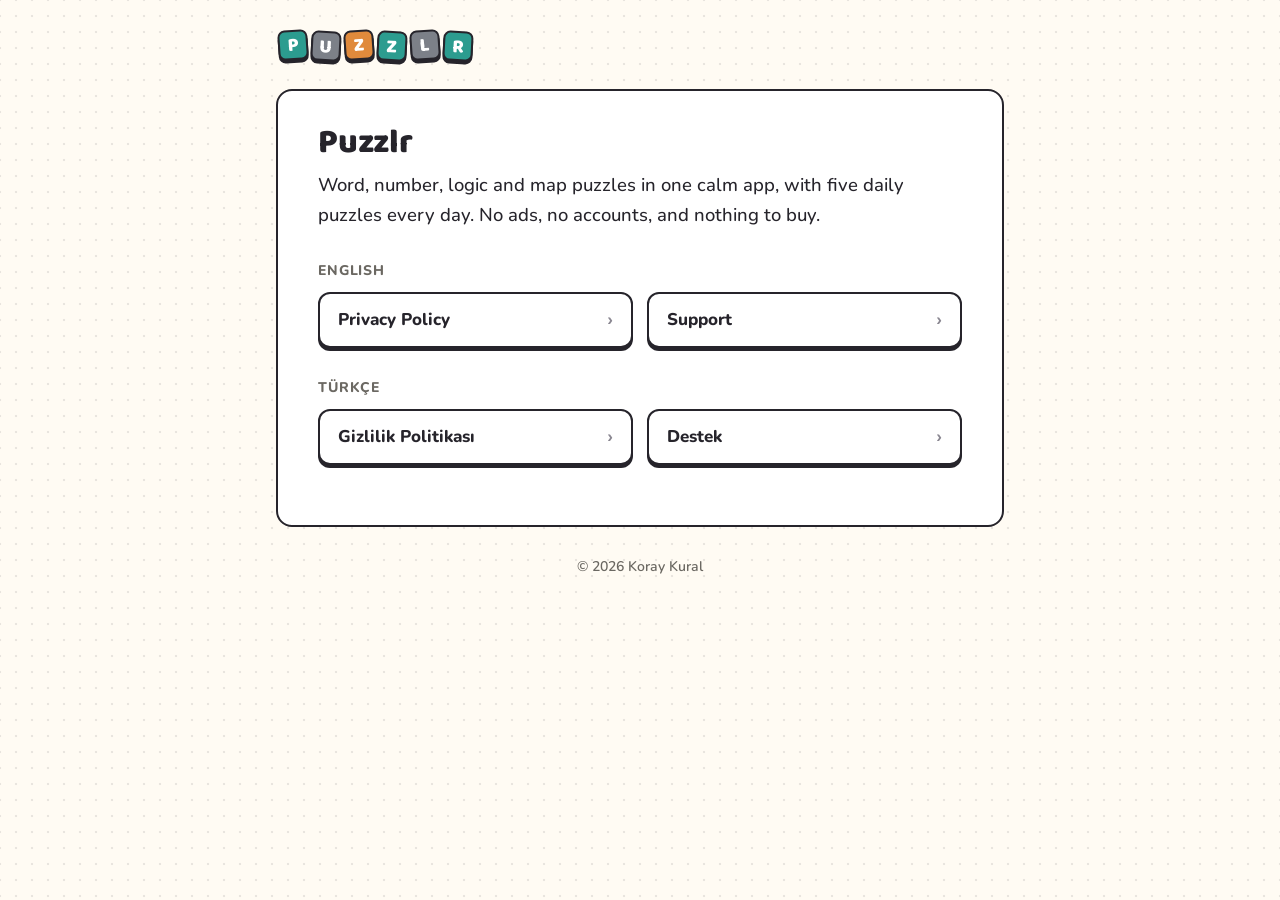
<file: index.html>
<!doctype html>
<html lang="en">
<head>
<meta charset="utf-8">
<meta name="viewport" content="width=device-width, initial-scale=1">
<title>Puzzlr</title>
<meta name="description" content="Puzzlr: puzzle games that play offline. Privacy policy and support.">
<meta name="color-scheme" content="light dark">
<link rel="preload" href="fonts/nunito.woff2" as="font" type="font/woff2" crossorigin>
<link rel="icon" type="image/png" href="favicon.png">
<link rel="apple-touch-icon" href="apple-touch-icon.png">
<link rel="stylesheet" href="style.css">
</head>
<body>
<div class="wrap">
<header class="site">
<a class="wordmark" href="index.html" aria-label="Puzzlr home"><span class="t">P</span><span class="s">U</span><span class="o">Z</span><span class="t">Z</span><span class="s">L</span><span class="t">R</span></a>
</header>

<main class="sheet">
<h1>Puzzlr</h1>
<p class="lead">Word, number, logic and map puzzles in one calm app, with five daily puzzles every day. No ads, no accounts, and nothing to buy.</p>

<p class="lang-label">English</p>
<div class="doors">
<a class="cap" href="privacy.html">Privacy Policy <span class="arrow" aria-hidden="true">›</span></a>
<a class="cap" href="support.html">Support <span class="arrow" aria-hidden="true">›</span></a>
</div>

<p class="lang-label" lang="tr">Türkçe</p>
<div class="doors" lang="tr">
<a class="cap" href="privacy-tr.html">Gizlilik Politikası <span class="arrow" aria-hidden="true">›</span></a>
<a class="cap" href="support-tr.html">Destek <span class="arrow" aria-hidden="true">›</span></a>
</div>
</main>

<footer>© 2026 Koray Kural</footer>
</div>
</body>
</html>
</file>
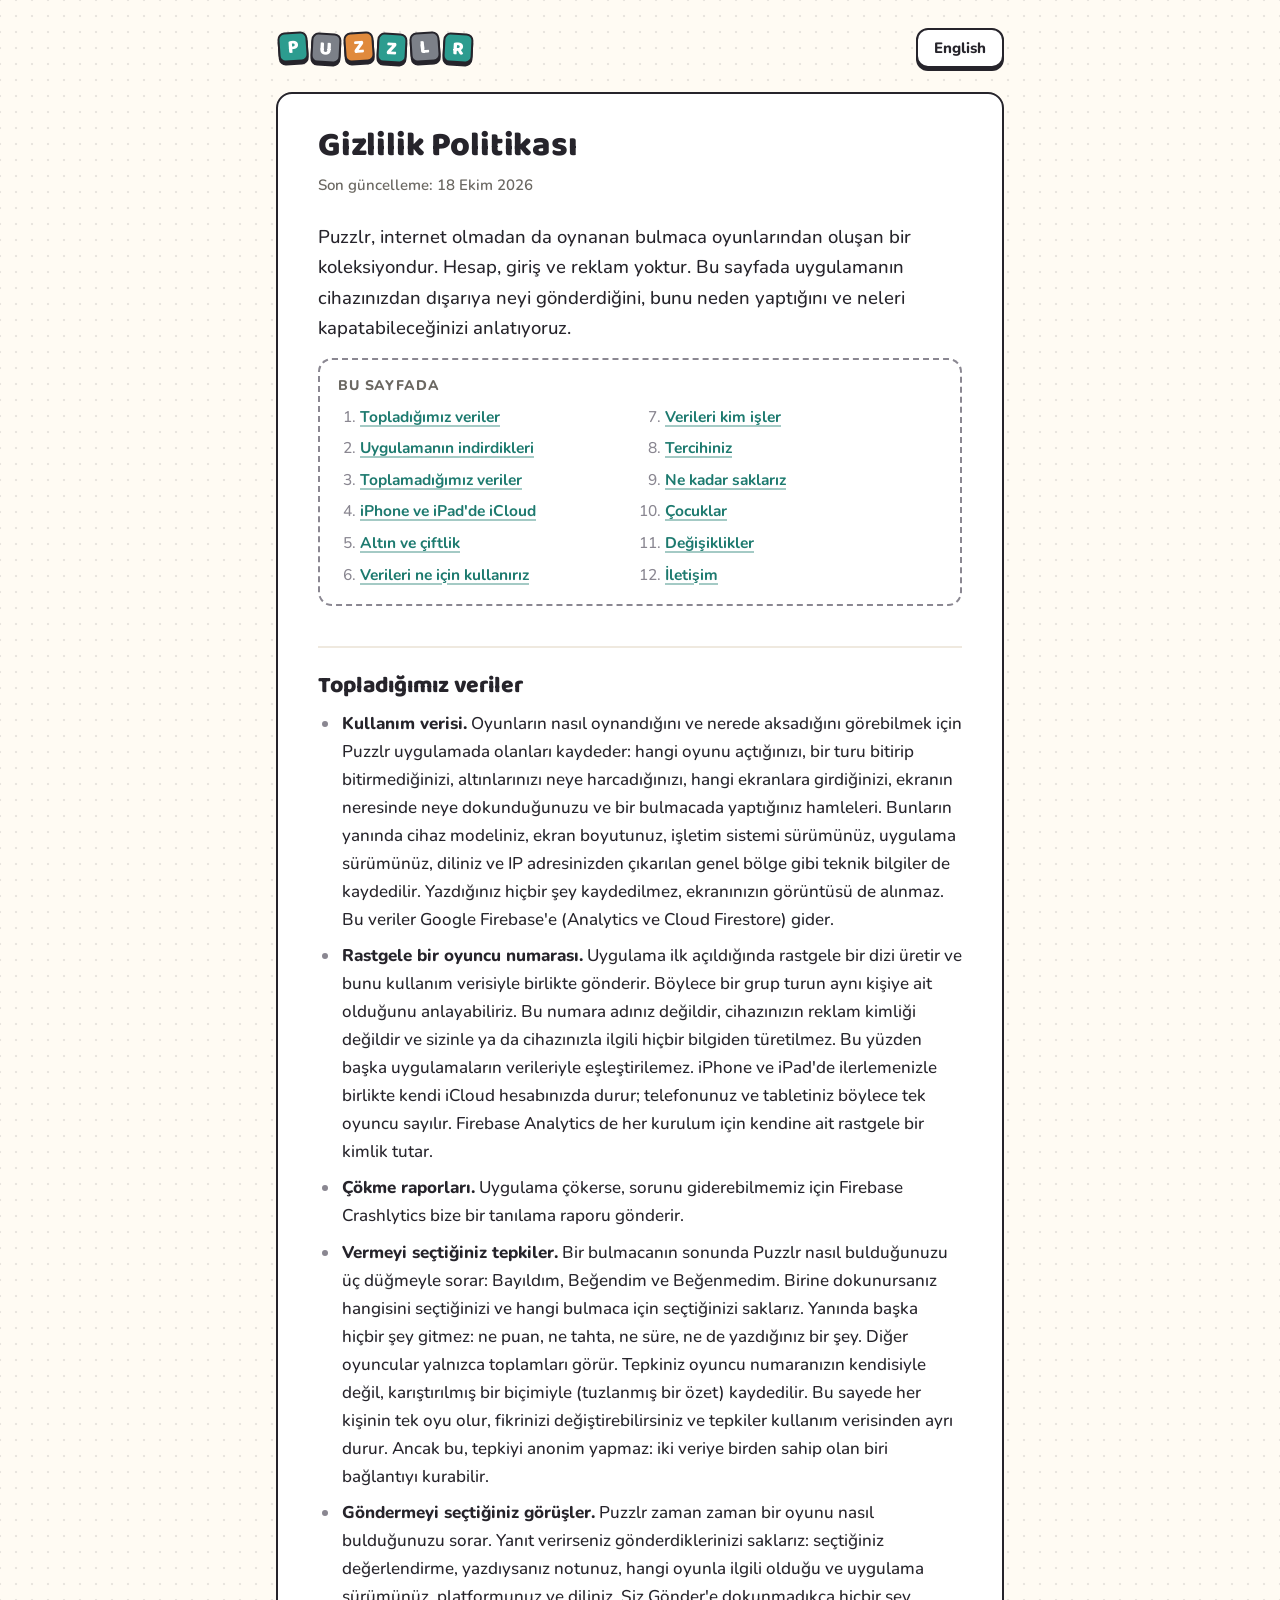
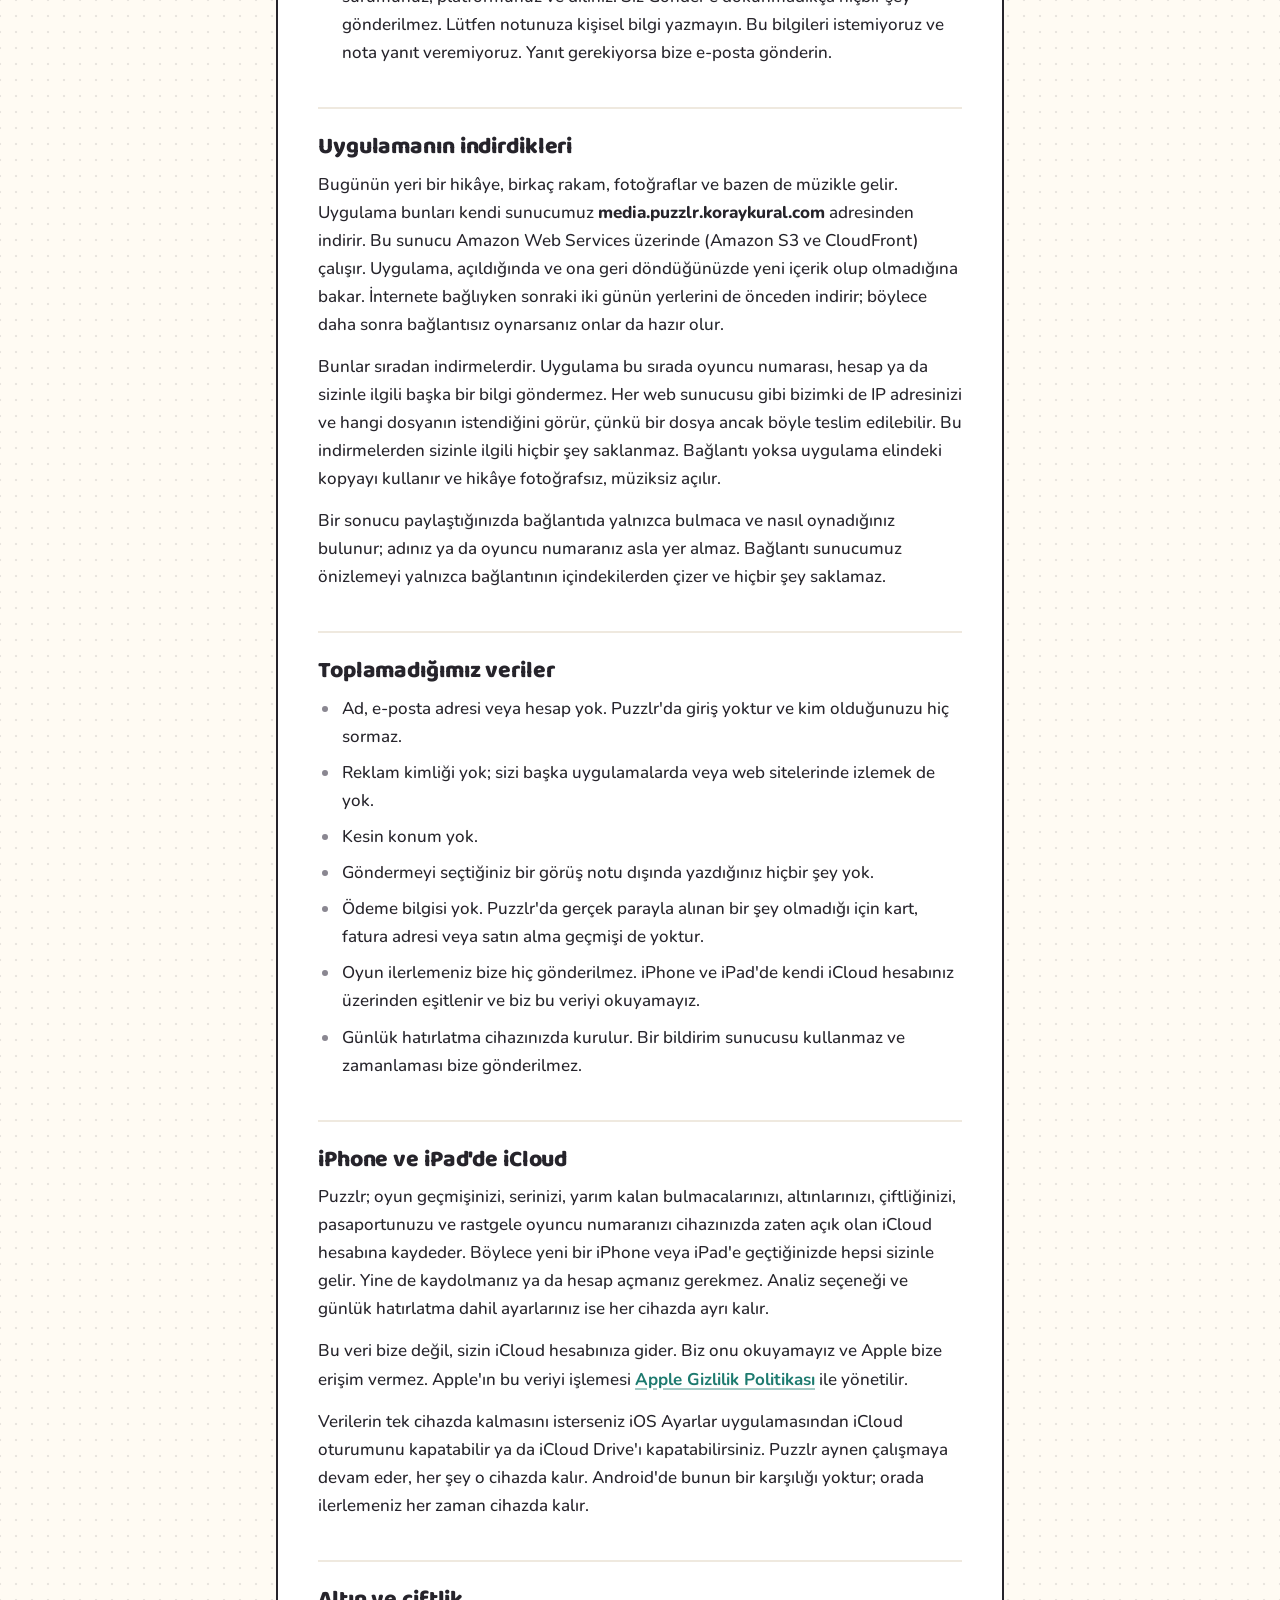
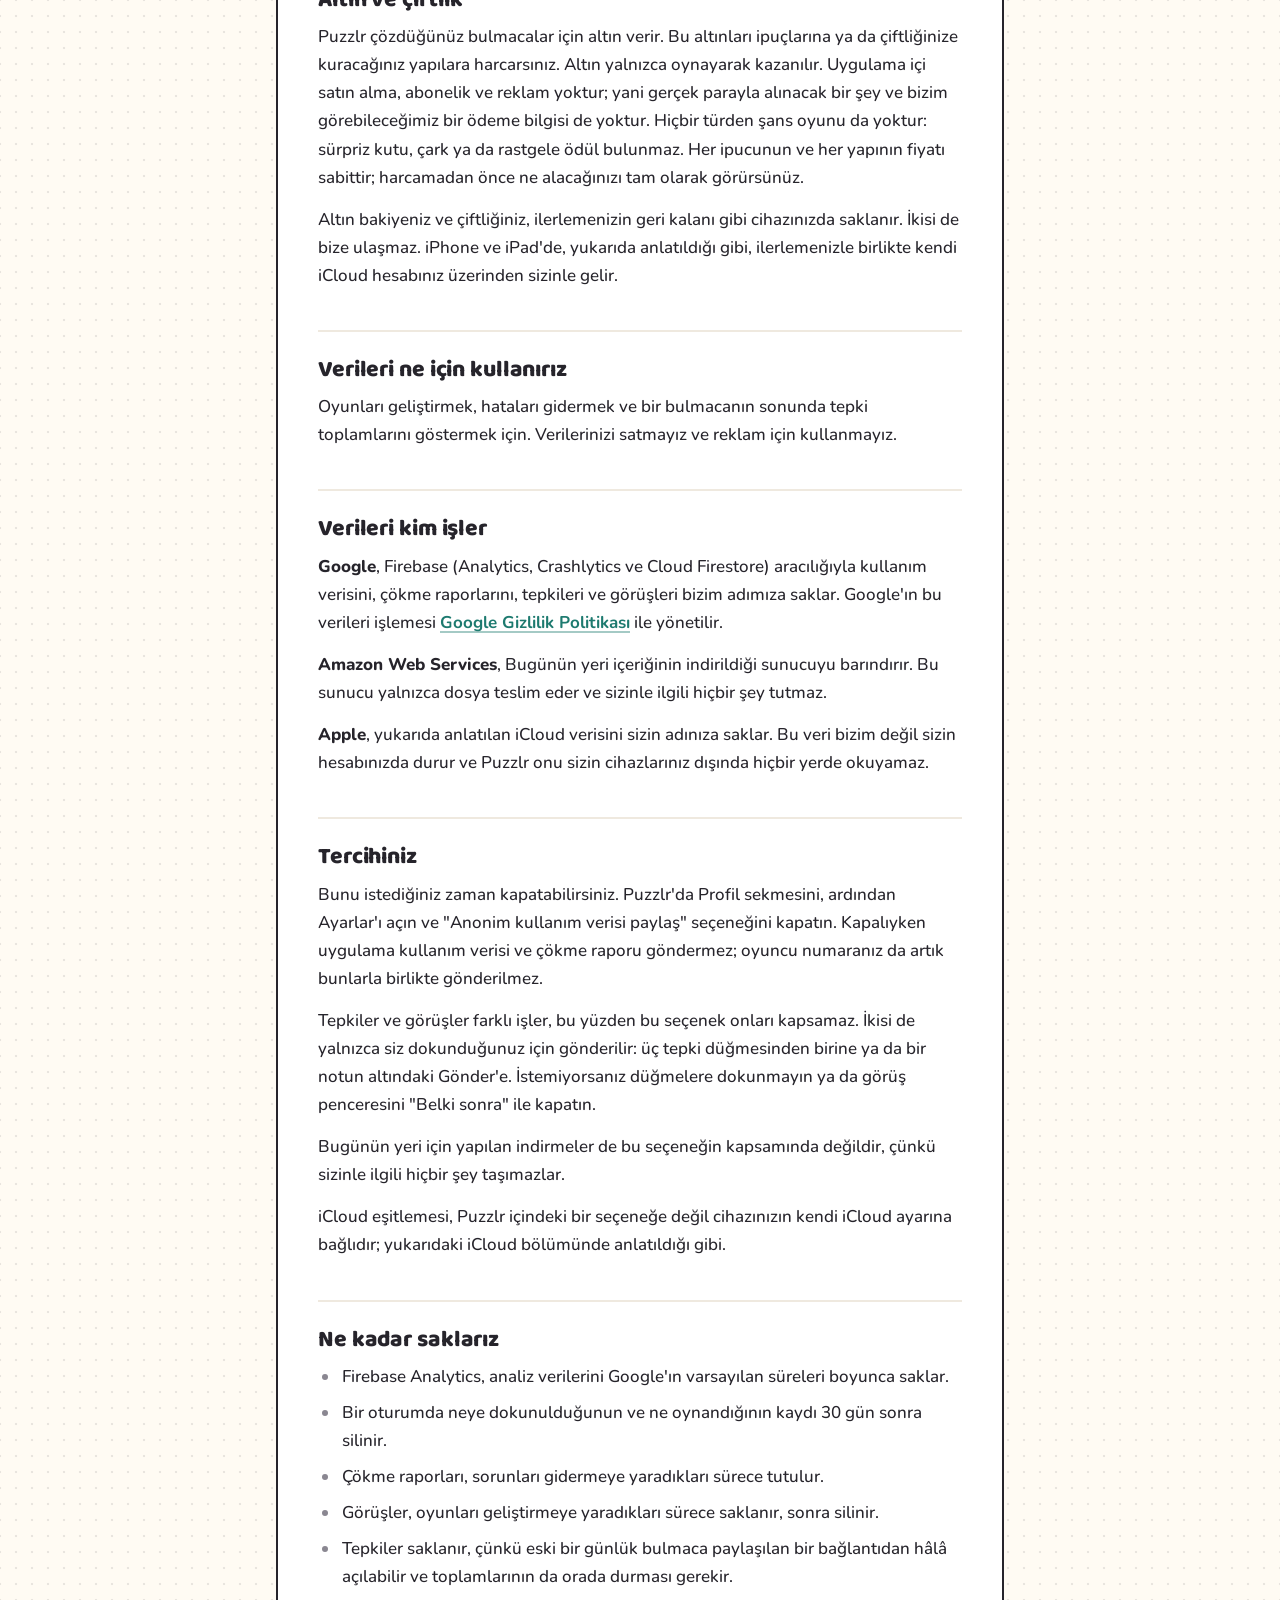
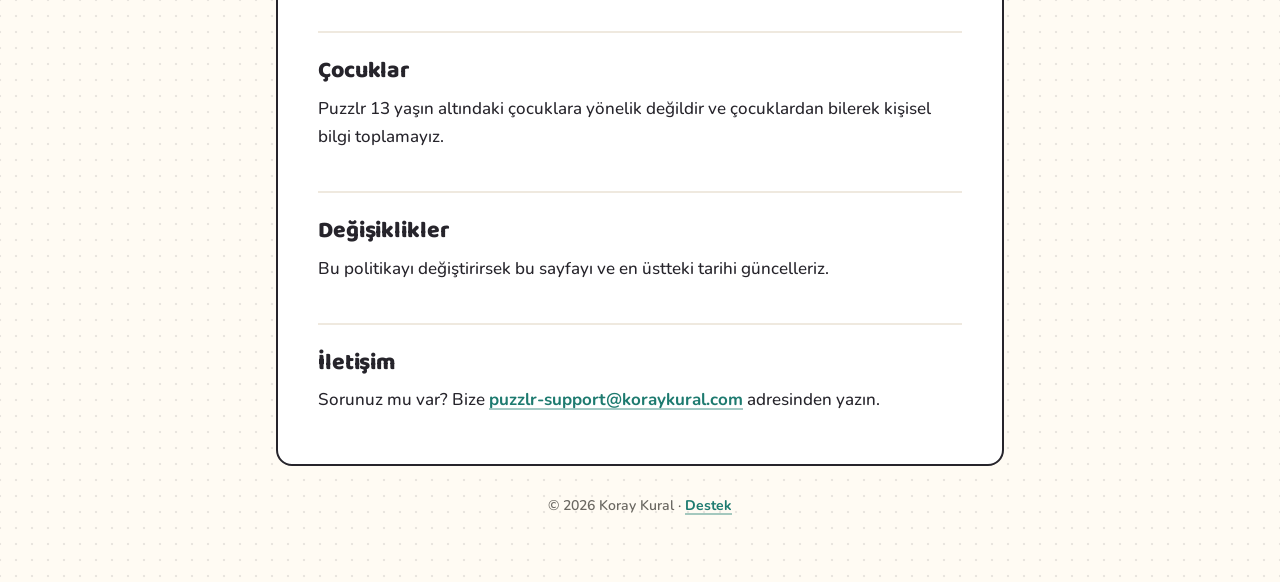
<file: privacy-tr.html>
<!doctype html>
<html lang="tr">
<head>
<meta charset="utf-8">
<meta name="viewport" content="width=device-width, initial-scale=1">
<title>Puzzlr Gizlilik Politikası</title>
<meta name="description" content="Puzzlr uygulamasının cihazınızdan neyi, neden gönderdiği ve neleri kapatabileceğiniz.">
<meta name="color-scheme" content="light dark">
<link rel="alternate" hreflang="en" href="privacy.html">
<link rel="preload" href="fonts/nunito.woff2" as="font" type="font/woff2" crossorigin>
<link rel="icon" type="image/png" href="favicon.png">
<link rel="apple-touch-icon" href="apple-touch-icon.png">
<link rel="stylesheet" href="style.css">
</head>
<body>
<div class="wrap">
<header class="site">
<a class="wordmark" href="index.html" aria-label="Puzzlr ana sayfa"><span class="t">P</span><span class="s">U</span><span class="o">Z</span><span class="t">Z</span><span class="s">L</span><span class="t">R</span></a>
<nav><a class="cap" href="privacy.html" lang="en" hreflang="en">English</a></nav>
</header>

<main class="sheet">
<h1>Gizlilik Politikası</h1>
<p class="updated">Son güncelleme: 18 Ekim 2026</p>

<p class="lead">Puzzlr, internet olmadan da oynanan bulmaca oyunlarından oluşan bir koleksiyondur. Hesap, giriş ve reklam yoktur. Bu sayfada uygulamanın cihazınızdan dışarıya neyi gönderdiğini, bunu neden yaptığını ve neleri kapatabileceğinizi anlatıyoruz.</p>

<nav class="toc" aria-label="Bu sayfada">
<p>Bu sayfada</p>
<ol>
<li><a href="#topladiklarimiz">Topladığımız veriler</a></li>
<li><a href="#indirilenler">Uygulamanın indirdikleri</a></li>
<li><a href="#toplamadiklarimiz">Toplamadığımız veriler</a></li>
<li><a href="#icloud">iPhone ve iPad'de iCloud</a></li>
<li><a href="#altin">Altın ve çiftlik</a></li>
<li><a href="#kullanim">Verileri ne için kullanırız</a></li>
<li><a href="#isleyenler">Verileri kim işler</a></li>
<li><a href="#tercih">Tercihiniz</a></li>
<li><a href="#saklama">Ne kadar saklarız</a></li>
<li><a href="#cocuklar">Çocuklar</a></li>
<li><a href="#degisiklikler">Değişiklikler</a></li>
<li><a href="#iletisim">İletişim</a></li>
</ol>
</nav>

<h2 id="topladiklarimiz">Topladığımız veriler</h2>
<ul>
<li><strong>Kullanım verisi.</strong> Oyunların nasıl oynandığını ve nerede aksadığını görebilmek için Puzzlr uygulamada olanları kaydeder: hangi oyunu açtığınızı, bir turu bitirip bitirmediğinizi, altınlarınızı neye harcadığınızı, hangi ekranlara girdiğinizi, ekranın neresinde neye dokunduğunuzu ve bir bulmacada yaptığınız hamleleri. Bunların yanında cihaz modeliniz, ekran boyutunuz, işletim sistemi sürümünüz, uygulama sürümünüz, diliniz ve IP adresinizden çıkarılan genel bölge gibi teknik bilgiler de kaydedilir. Yazdığınız hiçbir şey kaydedilmez, ekranınızın görüntüsü de alınmaz. Bu veriler Google Firebase'e (Analytics ve Cloud Firestore) gider.</li>
<li><strong>Rastgele bir oyuncu numarası.</strong> Uygulama ilk açıldığında rastgele bir dizi üretir ve bunu kullanım verisiyle birlikte gönderir. Böylece bir grup turun aynı kişiye ait olduğunu anlayabiliriz. Bu numara adınız değildir, cihazınızın reklam kimliği değildir ve sizinle ya da cihazınızla ilgili hiçbir bilgiden türetilmez. Bu yüzden başka uygulamaların verileriyle eşleştirilemez. iPhone ve iPad'de ilerlemenizle birlikte kendi iCloud hesabınızda durur; telefonunuz ve tabletiniz böylece tek oyuncu sayılır. Firebase Analytics de her kurulum için kendine ait rastgele bir kimlik tutar.</li>
<li><strong>Çökme raporları.</strong> Uygulama çökerse, sorunu giderebilmemiz için Firebase Crashlytics bize bir tanılama raporu gönderir.</li>
<li><strong>Vermeyi seçtiğiniz tepkiler.</strong> Bir bulmacanın sonunda Puzzlr nasıl bulduğunuzu üç düğmeyle sorar: Bayıldım, Beğendim ve Beğenmedim. Birine dokunursanız hangisini seçtiğinizi ve hangi bulmaca için seçtiğinizi saklarız. Yanında başka hiçbir şey gitmez: ne puan, ne tahta, ne süre, ne de yazdığınız bir şey. Diğer oyuncular yalnızca toplamları görür. Tepkiniz oyuncu numaranızın kendisiyle değil, karıştırılmış bir biçimiyle (tuzlanmış bir özet) kaydedilir. Bu sayede her kişinin tek oyu olur, fikrinizi değiştirebilirsiniz ve tepkiler kullanım verisinden ayrı durur. Ancak bu, tepkiyi anonim yapmaz: iki veriye birden sahip olan biri bağlantıyı kurabilir.</li>
<li><strong>Göndermeyi seçtiğiniz görüşler.</strong> Puzzlr zaman zaman bir oyunu nasıl bulduğunuzu sorar. Yanıt verirseniz gönderdiklerinizi saklarız: seçtiğiniz değerlendirme, yazdıysanız notunuz, hangi oyunla ilgili olduğu ve uygulama sürümünüz, platformunuz ve diliniz. Siz Gönder'e dokunmadıkça hiçbir şey gönderilmez. Lütfen notunuza kişisel bilgi yazmayın. Bu bilgileri istemiyoruz ve nota yanıt veremiyoruz. Yanıt gerekiyorsa bize e-posta gönderin.</li>
</ul>

<h2 id="indirilenler">Uygulamanın indirdikleri</h2>
<p>Bugünün yeri bir hikâye, birkaç rakam, fotoğraflar ve bazen de müzikle gelir. Uygulama bunları kendi sunucumuz <strong>media.puzzlr.koraykural.com</strong> adresinden indirir. Bu sunucu Amazon Web Services üzerinde (Amazon S3 ve CloudFront) çalışır. Uygulama, açıldığında ve ona geri döndüğünüzde yeni içerik olup olmadığına bakar. İnternete bağlıyken sonraki iki günün yerlerini de önceden indirir; böylece daha sonra bağlantısız oynarsanız onlar da hazır olur.</p>
<p>Bunlar sıradan indirmelerdir. Uygulama bu sırada oyuncu numarası, hesap ya da sizinle ilgili başka bir bilgi göndermez. Her web sunucusu gibi bizimki de IP adresinizi ve hangi dosyanın istendiğini görür, çünkü bir dosya ancak böyle teslim edilebilir. Bu indirmelerden sizinle ilgili hiçbir şey saklanmaz. Bağlantı yoksa uygulama elindeki kopyayı kullanır ve hikâye fotoğrafsız, müziksiz açılır.</p>
<p>Bir sonucu paylaştığınızda bağlantıda yalnızca bulmaca ve nasıl oynadığınız bulunur; adınız ya da oyuncu numaranız asla yer almaz. Bağlantı sunucumuz önizlemeyi yalnızca bağlantının içindekilerden çizer ve hiçbir şey saklamaz.</p>

<h2 id="toplamadiklarimiz">Toplamadığımız veriler</h2>
<ul>
<li>Ad, e-posta adresi veya hesap yok. Puzzlr'da giriş yoktur ve kim olduğunuzu hiç sormaz.</li>
<li>Reklam kimliği yok; sizi başka uygulamalarda veya web sitelerinde izlemek de yok.</li>
<li>Kesin konum yok.</li>
<li>Göndermeyi seçtiğiniz bir görüş notu dışında yazdığınız hiçbir şey yok.</li>
<li>Ödeme bilgisi yok. Puzzlr'da gerçek parayla alınan bir şey olmadığı için kart, fatura adresi veya satın alma geçmişi de yoktur.</li>
<li>Oyun ilerlemeniz bize hiç gönderilmez. iPhone ve iPad'de kendi iCloud hesabınız üzerinden eşitlenir ve biz bu veriyi okuyamayız.</li>
<li>Günlük hatırlatma cihazınızda kurulur. Bir bildirim sunucusu kullanmaz ve zamanlaması bize gönderilmez.</li>
</ul>

<h2 id="icloud">iPhone ve iPad'de iCloud</h2>
<p>Puzzlr; oyun geçmişinizi, serinizi, yarım kalan bulmacalarınızı, altınlarınızı, çiftliğinizi, pasaportunuzu ve rastgele oyuncu numaranızı cihazınızda zaten açık olan iCloud hesabına kaydeder. Böylece yeni bir iPhone veya iPad'e geçtiğinizde hepsi sizinle gelir. Yine de kaydolmanız ya da hesap açmanız gerekmez. Analiz seçeneği ve günlük hatırlatma dahil ayarlarınız ise her cihazda ayrı kalır.</p>
<p>Bu veri bize değil, sizin iCloud hesabınıza gider. Biz onu okuyamayız ve Apple bize erişim vermez. Apple'ın bu veriyi işlemesi <a href="https://www.apple.com/tr/legal/privacy/" rel="noopener" target="_blank">Apple Gizlilik Politikası</a> ile yönetilir.</p>
<p>Verilerin tek cihazda kalmasını isterseniz iOS Ayarlar uygulamasından iCloud oturumunu kapatabilir ya da iCloud Drive'ı kapatabilirsiniz. Puzzlr aynen çalışmaya devam eder, her şey o cihazda kalır. Android'de bunun bir karşılığı yoktur; orada ilerlemeniz her zaman cihazda kalır.</p>

<h2 id="altin">Altın ve çiftlik</h2>
<p>Puzzlr çözdüğünüz bulmacalar için altın verir. Bu altınları ipuçlarına ya da çiftliğinize kuracağınız yapılara harcarsınız. Altın yalnızca oynayarak kazanılır. Uygulama içi satın alma, abonelik ve reklam yoktur; yani gerçek parayla alınacak bir şey ve bizim görebileceğimiz bir ödeme bilgisi de yoktur. Hiçbir türden şans oyunu da yoktur: sürpriz kutu, çark ya da rastgele ödül bulunmaz. Her ipucunun ve her yapının fiyatı sabittir; harcamadan önce ne alacağınızı tam olarak görürsünüz.</p>
<p>Altın bakiyeniz ve çiftliğiniz, ilerlemenizin geri kalanı gibi cihazınızda saklanır. İkisi de bize ulaşmaz. iPhone ve iPad'de, yukarıda anlatıldığı gibi, ilerlemenizle birlikte kendi iCloud hesabınız üzerinden sizinle gelir.</p>

<h2 id="kullanim">Verileri ne için kullanırız</h2>
<p>Oyunları geliştirmek, hataları gidermek ve bir bulmacanın sonunda tepki toplamlarını göstermek için. Verilerinizi satmayız ve reklam için kullanmayız.</p>

<h2 id="isleyenler">Verileri kim işler</h2>
<p><strong>Google</strong>, Firebase (Analytics, Crashlytics ve Cloud Firestore) aracılığıyla kullanım verisini, çökme raporlarını, tepkileri ve görüşleri bizim adımıza saklar. Google'ın bu verileri işlemesi <a href="https://policies.google.com/privacy?hl=tr" rel="noopener" target="_blank">Google Gizlilik Politikası</a> ile yönetilir.</p>
<p><strong>Amazon Web Services</strong>, Bugünün yeri içeriğinin indirildiği sunucuyu barındırır. Bu sunucu yalnızca dosya teslim eder ve sizinle ilgili hiçbir şey tutmaz.</p>
<p><strong>Apple</strong>, yukarıda anlatılan iCloud verisini sizin adınıza saklar. Bu veri bizim değil sizin hesabınızda durur ve Puzzlr onu sizin cihazlarınız dışında hiçbir yerde okuyamaz.</p>

<h2 id="tercih">Tercihiniz</h2>
<p>Bunu istediğiniz zaman kapatabilirsiniz. Puzzlr'da Profil sekmesini, ardından Ayarlar'ı açın ve "Anonim kullanım verisi paylaş" seçeneğini kapatın. Kapalıyken uygulama kullanım verisi ve çökme raporu göndermez; oyuncu numaranız da artık bunlarla birlikte gönderilmez.</p>
<p>Tepkiler ve görüşler farklı işler, bu yüzden bu seçenek onları kapsamaz. İkisi de yalnızca siz dokunduğunuz için gönderilir: üç tepki düğmesinden birine ya da bir notun altındaki Gönder'e. İstemiyorsanız düğmelere dokunmayın ya da görüş penceresini "Belki sonra" ile kapatın.</p>
<p>Bugünün yeri için yapılan indirmeler de bu seçeneğin kapsamında değildir, çünkü sizinle ilgili hiçbir şey taşımazlar.</p>
<p>iCloud eşitlemesi, Puzzlr içindeki bir seçeneğe değil cihazınızın kendi iCloud ayarına bağlıdır; yukarıdaki iCloud bölümünde anlatıldığı gibi.</p>

<h2 id="saklama">Ne kadar saklarız</h2>
<ul>
<li>Firebase Analytics, analiz verilerini Google'ın varsayılan süreleri boyunca saklar.</li>
<li>Bir oturumda neye dokunulduğunun ve ne oynandığının kaydı 30 gün sonra silinir.</li>
<li>Çökme raporları, sorunları gidermeye yaradıkları sürece tutulur.</li>
<li>Görüşler, oyunları geliştirmeye yaradıkları sürece saklanır, sonra silinir.</li>
<li>Tepkiler saklanır, çünkü eski bir günlük bulmaca paylaşılan bir bağlantıdan hâlâ açılabilir ve toplamlarının da orada durması gerekir.</li>
</ul>

<h2 id="cocuklar">Çocuklar</h2>
<p>Puzzlr 13 yaşın altındaki çocuklara yönelik değildir ve çocuklardan bilerek kişisel bilgi toplamayız.</p>

<h2 id="degisiklikler">Değişiklikler</h2>
<p>Bu politikayı değiştirirsek bu sayfayı ve en üstteki tarihi güncelleriz.</p>

<h2 id="iletisim">İletişim</h2>
<p>Sorunuz mu var? Bize <a href="mailto:puzzlr-support@koraykural.com">puzzlr-support@koraykural.com</a> adresinden yazın.</p>
</main>

<footer>© 2026 Koray Kural · <a href="support-tr.html">Destek</a></footer>
</div>
</body>
</html>
</file>
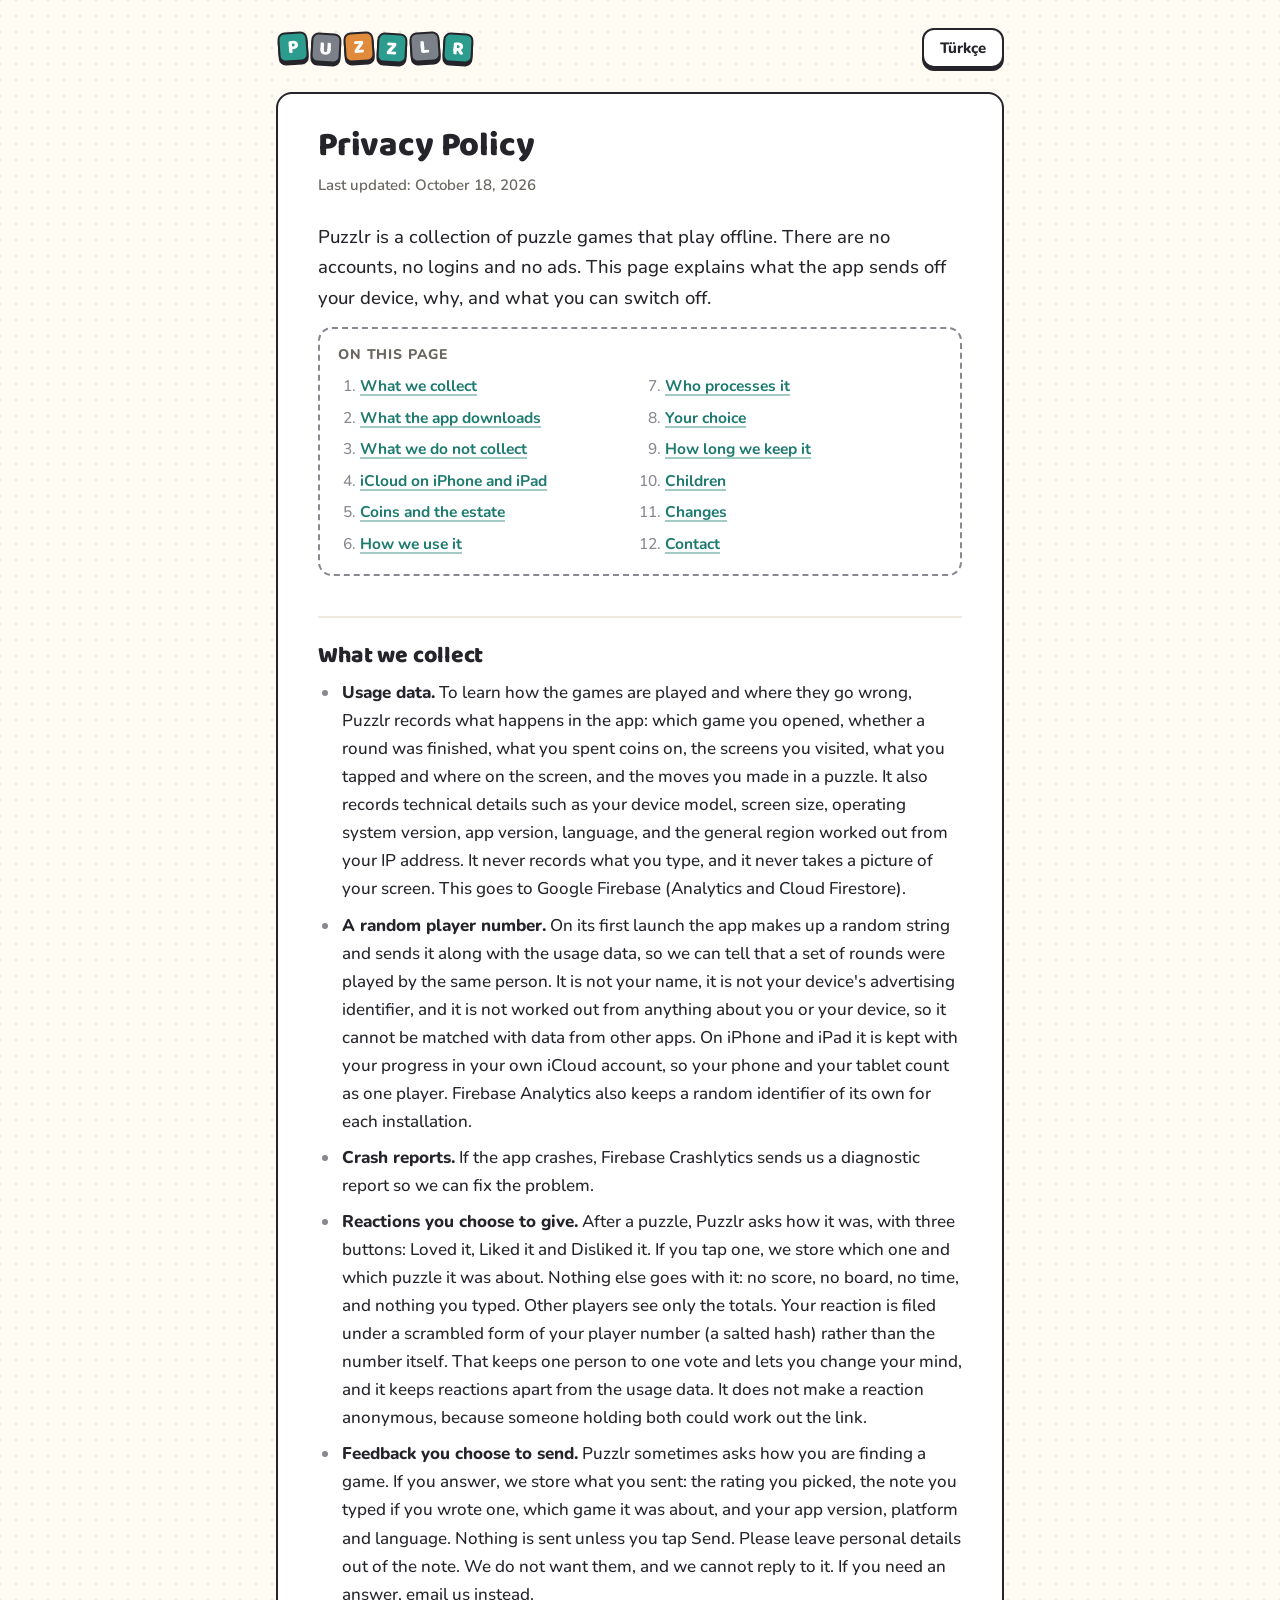
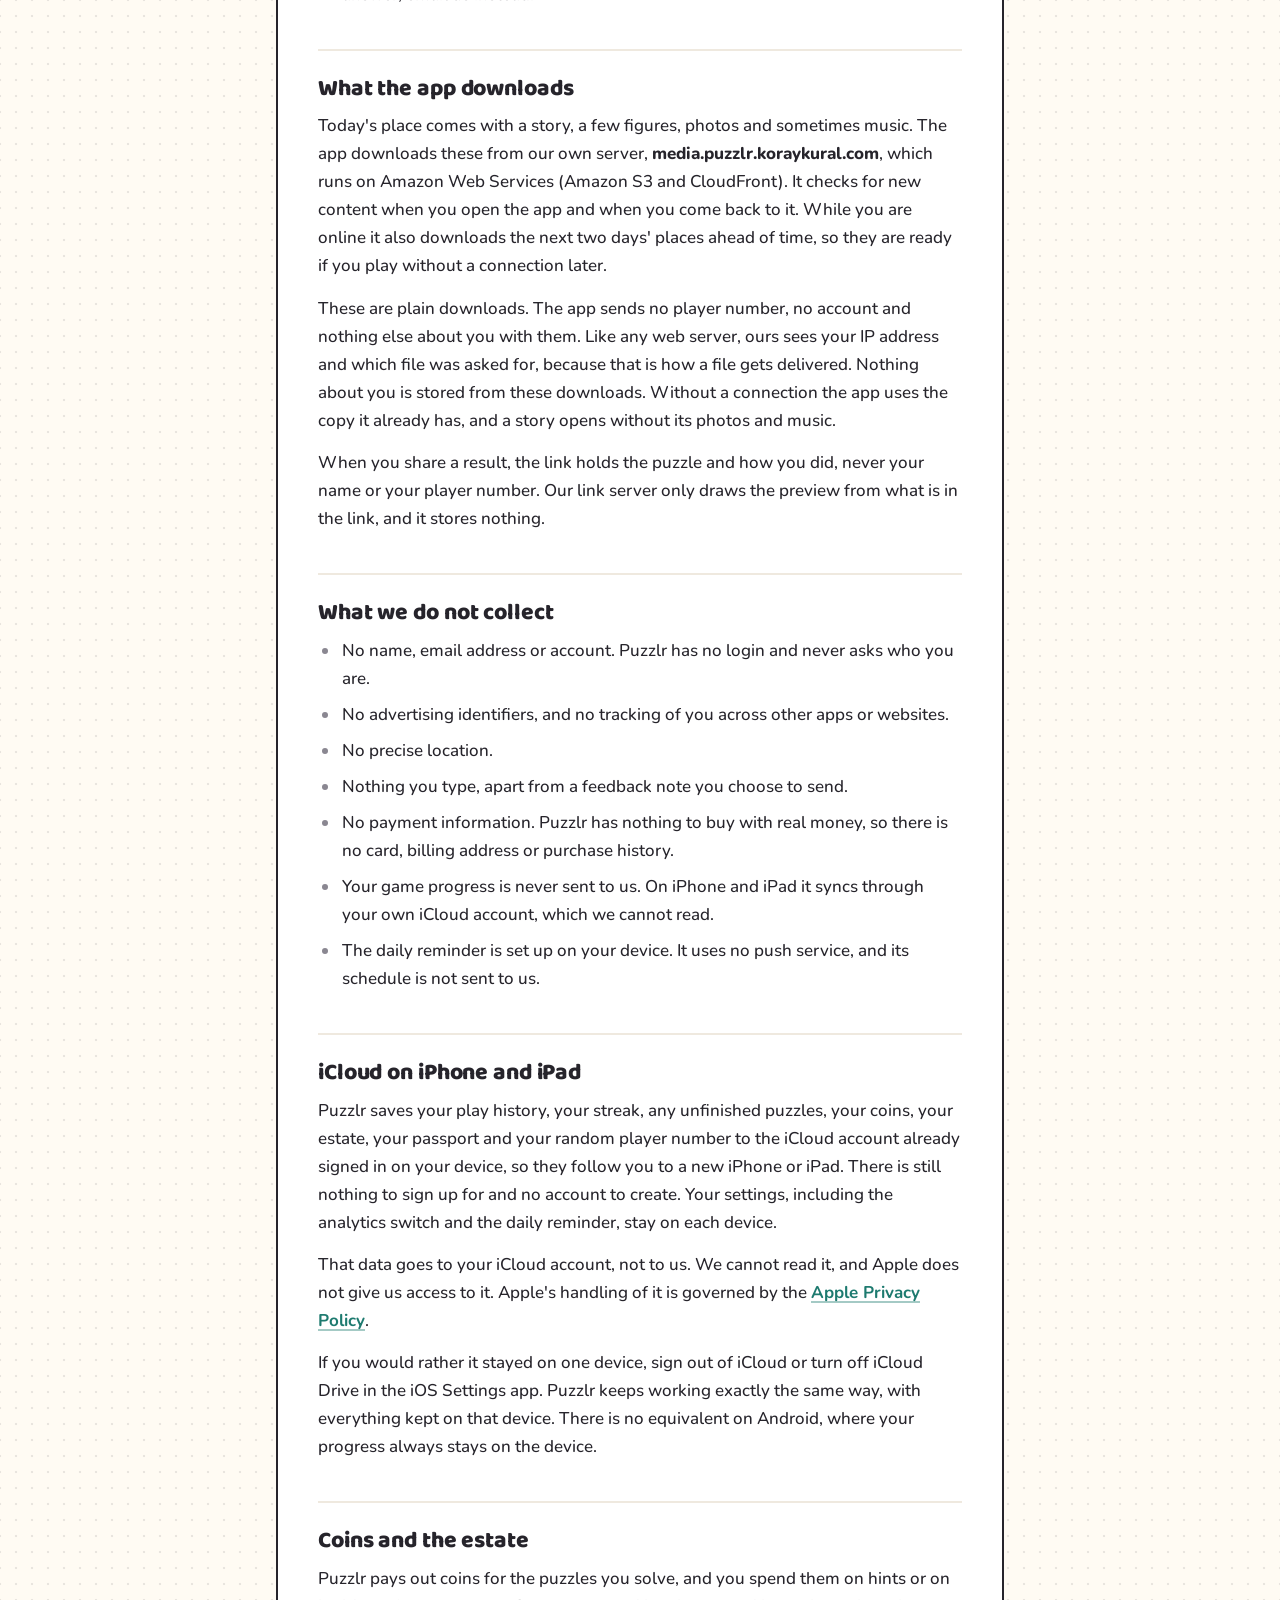
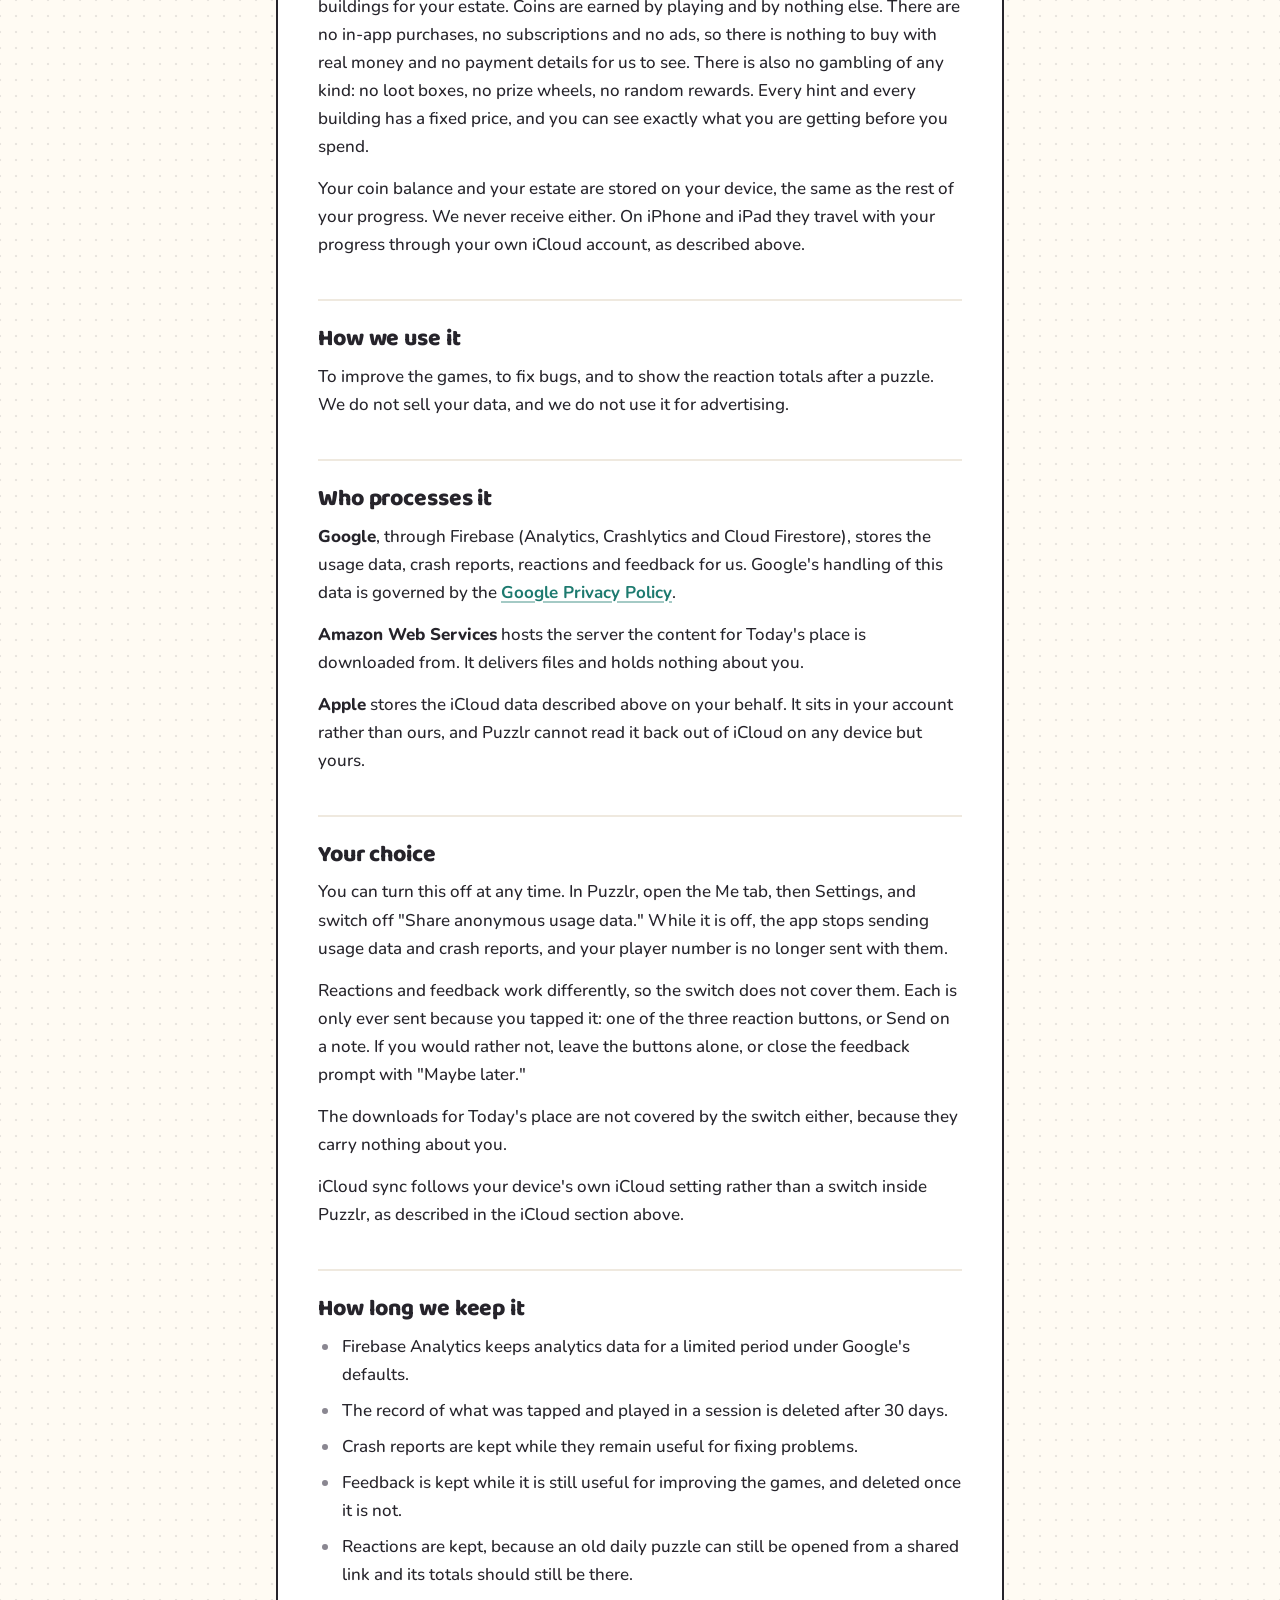
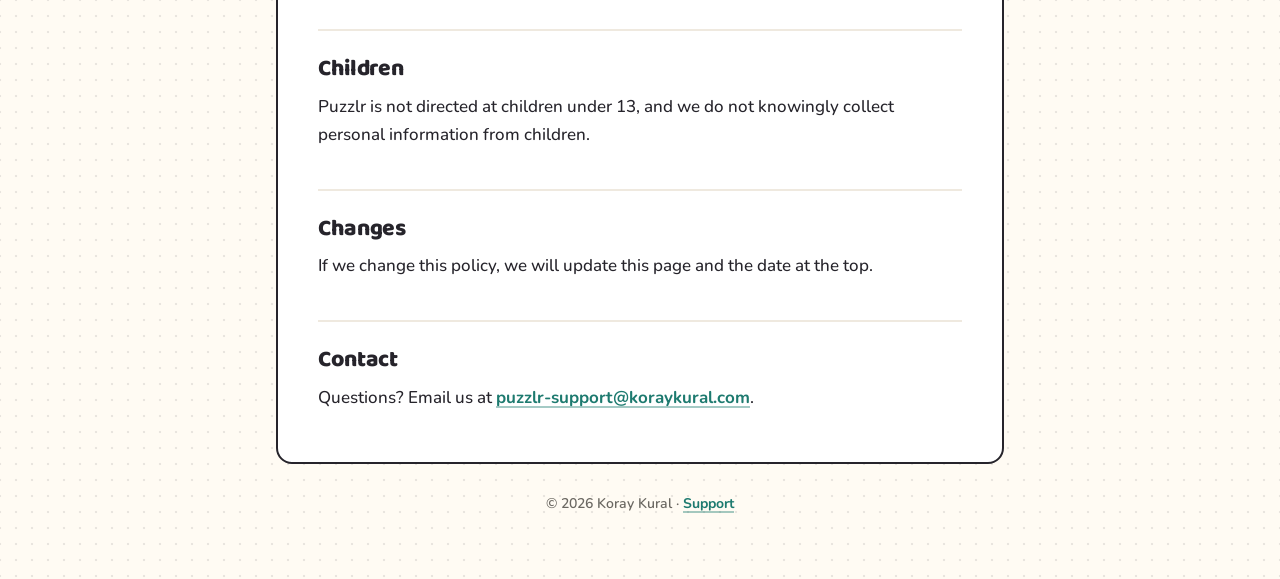
<file: privacy.html>
<!doctype html>
<html lang="en">
<head>
<meta charset="utf-8">
<meta name="viewport" content="width=device-width, initial-scale=1">
<title>Puzzlr Privacy Policy</title>
<meta name="description" content="What the Puzzlr app sends off your device, why, and what you can switch off.">
<meta name="color-scheme" content="light dark">
<link rel="alternate" hreflang="tr" href="privacy-tr.html">
<link rel="preload" href="fonts/nunito.woff2" as="font" type="font/woff2" crossorigin>
<link rel="icon" type="image/png" href="favicon.png">
<link rel="apple-touch-icon" href="apple-touch-icon.png">
<link rel="stylesheet" href="style.css">
</head>
<body>
<div class="wrap">
<header class="site">
<a class="wordmark" href="index.html" aria-label="Puzzlr home"><span class="t">P</span><span class="s">U</span><span class="o">Z</span><span class="t">Z</span><span class="s">L</span><span class="t">R</span></a>
<nav><a class="cap" href="privacy-tr.html" lang="tr" hreflang="tr">Türkçe</a></nav>
</header>

<main class="sheet">
<h1>Privacy Policy</h1>
<p class="updated">Last updated: October 18, 2026</p>

<p class="lead">Puzzlr is a collection of puzzle games that play offline. There are no accounts, no logins and no ads. This page explains what the app sends off your device, why, and what you can switch off.</p>

<nav class="toc" aria-label="On this page">
<p>On this page</p>
<ol>
<li><a href="#collect">What we collect</a></li>
<li><a href="#downloads">What the app downloads</a></li>
<li><a href="#not-collected">What we do not collect</a></li>
<li><a href="#icloud">iCloud on iPhone and iPad</a></li>
<li><a href="#coins">Coins and the estate</a></li>
<li><a href="#use">How we use it</a></li>
<li><a href="#processors">Who processes it</a></li>
<li><a href="#choice">Your choice</a></li>
<li><a href="#retention">How long we keep it</a></li>
<li><a href="#children">Children</a></li>
<li><a href="#changes">Changes</a></li>
<li><a href="#contact">Contact</a></li>
</ol>
</nav>

<h2 id="collect">What we collect</h2>
<ul>
<li><strong>Usage data.</strong> To learn how the games are played and where they go wrong, Puzzlr records what happens in the app: which game you opened, whether a round was finished, what you spent coins on, the screens you visited, what you tapped and where on the screen, and the moves you made in a puzzle. It also records technical details such as your device model, screen size, operating system version, app version, language, and the general region worked out from your IP address. It never records what you type, and it never takes a picture of your screen. This goes to Google Firebase (Analytics and Cloud Firestore).</li>
<li><strong>A random player number.</strong> On its first launch the app makes up a random string and sends it along with the usage data, so we can tell that a set of rounds were played by the same person. It is not your name, it is not your device's advertising identifier, and it is not worked out from anything about you or your device, so it cannot be matched with data from other apps. On iPhone and iPad it is kept with your progress in your own iCloud account, so your phone and your tablet count as one player. Firebase Analytics also keeps a random identifier of its own for each installation.</li>
<li><strong>Crash reports.</strong> If the app crashes, Firebase Crashlytics sends us a diagnostic report so we can fix the problem.</li>
<li><strong>Reactions you choose to give.</strong> After a puzzle, Puzzlr asks how it was, with three buttons: Loved it, Liked it and Disliked it. If you tap one, we store which one and which puzzle it was about. Nothing else goes with it: no score, no board, no time, and nothing you typed. Other players see only the totals. Your reaction is filed under a scrambled form of your player number (a salted hash) rather than the number itself. That keeps one person to one vote and lets you change your mind, and it keeps reactions apart from the usage data. It does not make a reaction anonymous, because someone holding both could work out the link.</li>
<li><strong>Feedback you choose to send.</strong> Puzzlr sometimes asks how you are finding a game. If you answer, we store what you sent: the rating you picked, the note you typed if you wrote one, which game it was about, and your app version, platform and language. Nothing is sent unless you tap Send. Please leave personal details out of the note. We do not want them, and we cannot reply to it. If you need an answer, email us instead.</li>
</ul>

<h2 id="downloads">What the app downloads</h2>
<p>Today's place comes with a story, a few figures, photos and sometimes music. The app downloads these from our own server, <strong>media.puzzlr.koraykural.com</strong>, which runs on Amazon Web Services (Amazon S3 and CloudFront). It checks for new content when you open the app and when you come back to it. While you are online it also downloads the next two days' places ahead of time, so they are ready if you play without a connection later.</p>
<p>These are plain downloads. The app sends no player number, no account and nothing else about you with them. Like any web server, ours sees your IP address and which file was asked for, because that is how a file gets delivered. Nothing about you is stored from these downloads. Without a connection the app uses the copy it already has, and a story opens without its photos and music.</p>
<p>When you share a result, the link holds the puzzle and how you did, never your name or your player number. Our link server only draws the preview from what is in the link, and it stores nothing.</p>

<h2 id="not-collected">What we do not collect</h2>
<ul>
<li>No name, email address or account. Puzzlr has no login and never asks who you are.</li>
<li>No advertising identifiers, and no tracking of you across other apps or websites.</li>
<li>No precise location.</li>
<li>Nothing you type, apart from a feedback note you choose to send.</li>
<li>No payment information. Puzzlr has nothing to buy with real money, so there is no card, billing address or purchase history.</li>
<li>Your game progress is never sent to us. On iPhone and iPad it syncs through your own iCloud account, which we cannot read.</li>
<li>The daily reminder is set up on your device. It uses no push service, and its schedule is not sent to us.</li>
</ul>

<h2 id="icloud">iCloud on iPhone and iPad</h2>
<p>Puzzlr saves your play history, your streak, any unfinished puzzles, your coins, your estate, your passport and your random player number to the iCloud account already signed in on your device, so they follow you to a new iPhone or iPad. There is still nothing to sign up for and no account to create. Your settings, including the analytics switch and the daily reminder, stay on each device.</p>
<p>That data goes to your iCloud account, not to us. We cannot read it, and Apple does not give us access to it. Apple's handling of it is governed by the <a href="https://www.apple.com/legal/privacy/" rel="noopener" target="_blank">Apple Privacy Policy</a>.</p>
<p>If you would rather it stayed on one device, sign out of iCloud or turn off iCloud Drive in the iOS Settings app. Puzzlr keeps working exactly the same way, with everything kept on that device. There is no equivalent on Android, where your progress always stays on the device.</p>

<h2 id="coins">Coins and the estate</h2>
<p>Puzzlr pays out coins for the puzzles you solve, and you spend them on hints or on buildings for your estate. Coins are earned by playing and by nothing else. There are no in-app purchases, no subscriptions and no ads, so there is nothing to buy with real money and no payment details for us to see. There is also no gambling of any kind: no loot boxes, no prize wheels, no random rewards. Every hint and every building has a fixed price, and you can see exactly what you are getting before you spend.</p>
<p>Your coin balance and your estate are stored on your device, the same as the rest of your progress. We never receive either. On iPhone and iPad they travel with your progress through your own iCloud account, as described above.</p>

<h2 id="use">How we use it</h2>
<p>To improve the games, to fix bugs, and to show the reaction totals after a puzzle. We do not sell your data, and we do not use it for advertising.</p>

<h2 id="processors">Who processes it</h2>
<p><strong>Google</strong>, through Firebase (Analytics, Crashlytics and Cloud Firestore), stores the usage data, crash reports, reactions and feedback for us. Google's handling of this data is governed by the <a href="https://policies.google.com/privacy" rel="noopener" target="_blank">Google Privacy Policy</a>.</p>
<p><strong>Amazon Web Services</strong> hosts the server the content for Today's place is downloaded from. It delivers files and holds nothing about you.</p>
<p><strong>Apple</strong> stores the iCloud data described above on your behalf. It sits in your account rather than ours, and Puzzlr cannot read it back out of iCloud on any device but yours.</p>

<h2 id="choice">Your choice</h2>
<p>You can turn this off at any time. In Puzzlr, open the Me tab, then Settings, and switch off "Share anonymous usage data." While it is off, the app stops sending usage data and crash reports, and your player number is no longer sent with them.</p>
<p>Reactions and feedback work differently, so the switch does not cover them. Each is only ever sent because you tapped it: one of the three reaction buttons, or Send on a note. If you would rather not, leave the buttons alone, or close the feedback prompt with "Maybe later."</p>
<p>The downloads for Today's place are not covered by the switch either, because they carry nothing about you.</p>
<p>iCloud sync follows your device's own iCloud setting rather than a switch inside Puzzlr, as described in the iCloud section above.</p>

<h2 id="retention">How long we keep it</h2>
<ul>
<li>Firebase Analytics keeps analytics data for a limited period under Google's defaults.</li>
<li>The record of what was tapped and played in a session is deleted after 30 days.</li>
<li>Crash reports are kept while they remain useful for fixing problems.</li>
<li>Feedback is kept while it is still useful for improving the games, and deleted once it is not.</li>
<li>Reactions are kept, because an old daily puzzle can still be opened from a shared link and its totals should still be there.</li>
</ul>

<h2 id="children">Children</h2>
<p>Puzzlr is not directed at children under 13, and we do not knowingly collect personal information from children.</p>

<h2 id="changes">Changes</h2>
<p>If we change this policy, we will update this page and the date at the top.</p>

<h2 id="contact">Contact</h2>
<p>Questions? Email us at <a href="mailto:puzzlr-support@koraykural.com">puzzlr-support@koraykural.com</a>.</p>
</main>

<footer>© 2026 Koray Kural · <a href="support.html">Support</a></footer>
</div>
</body>
</html>
</file>
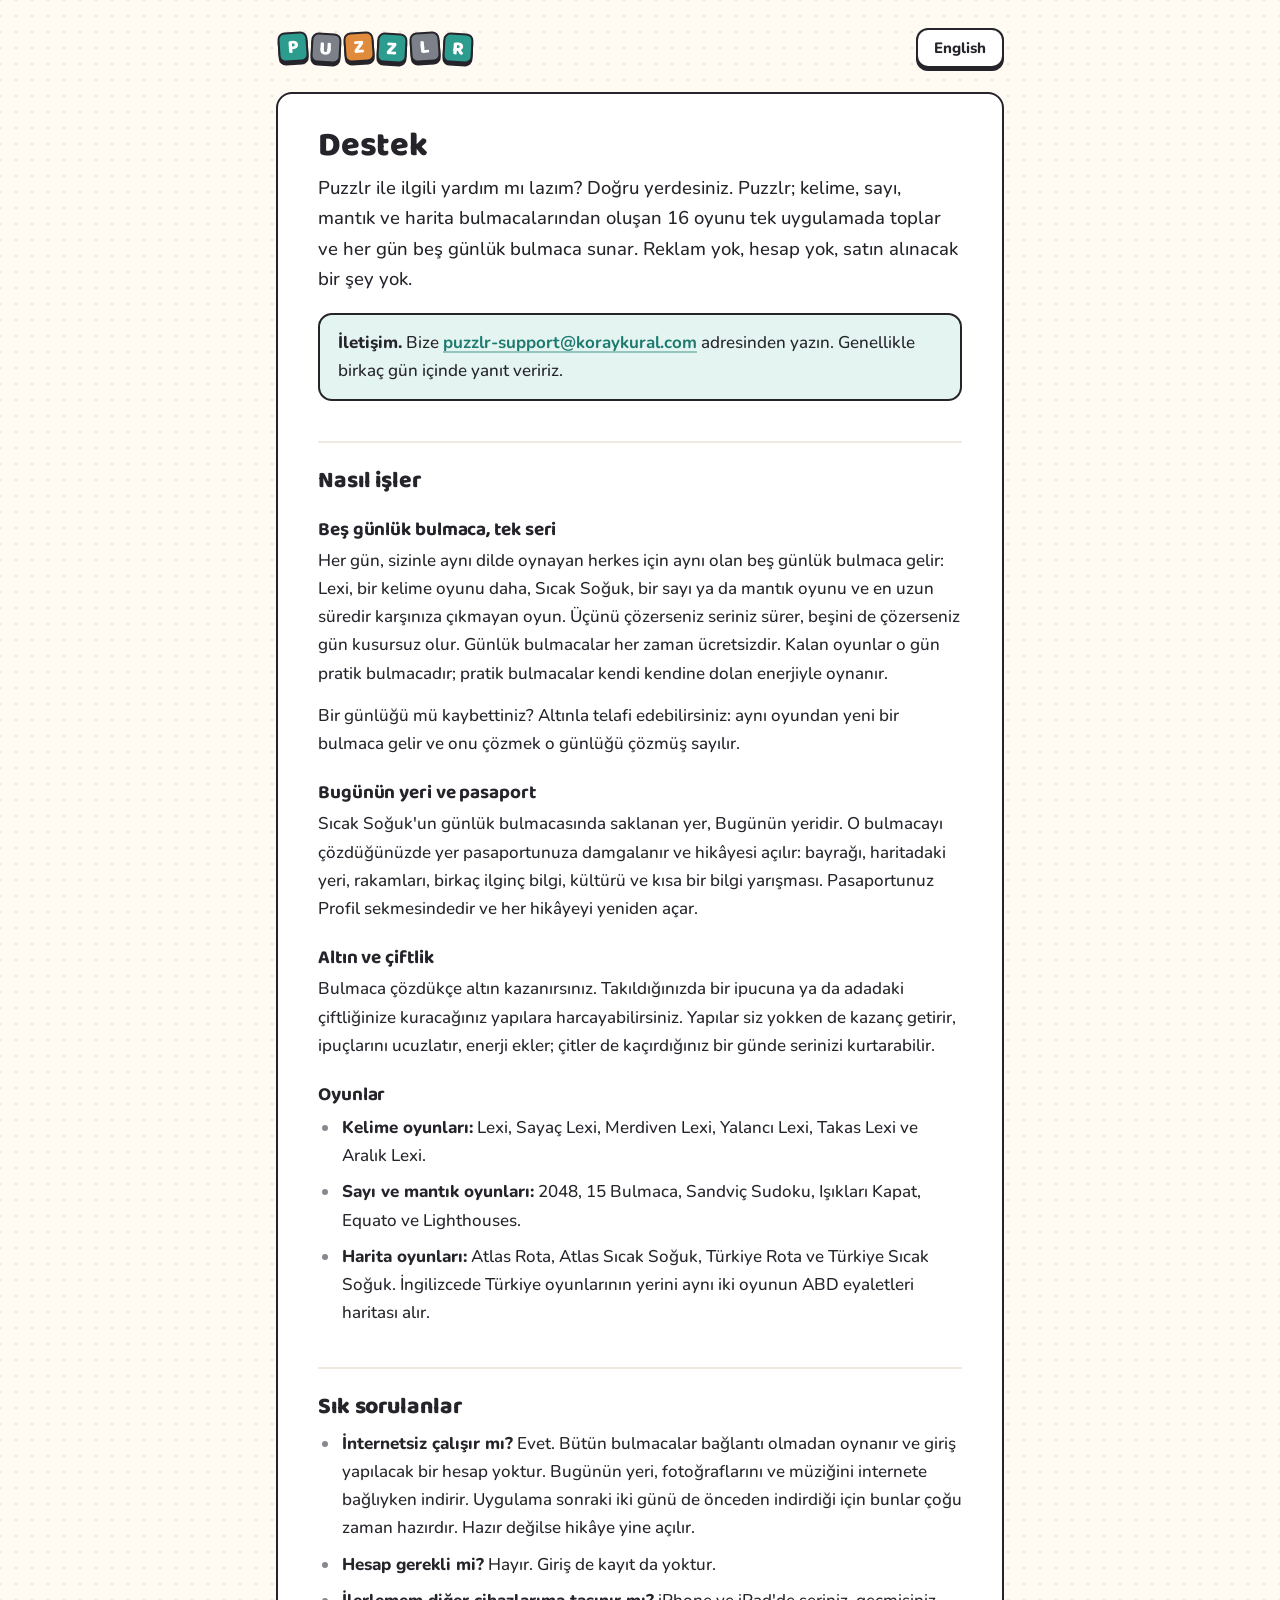
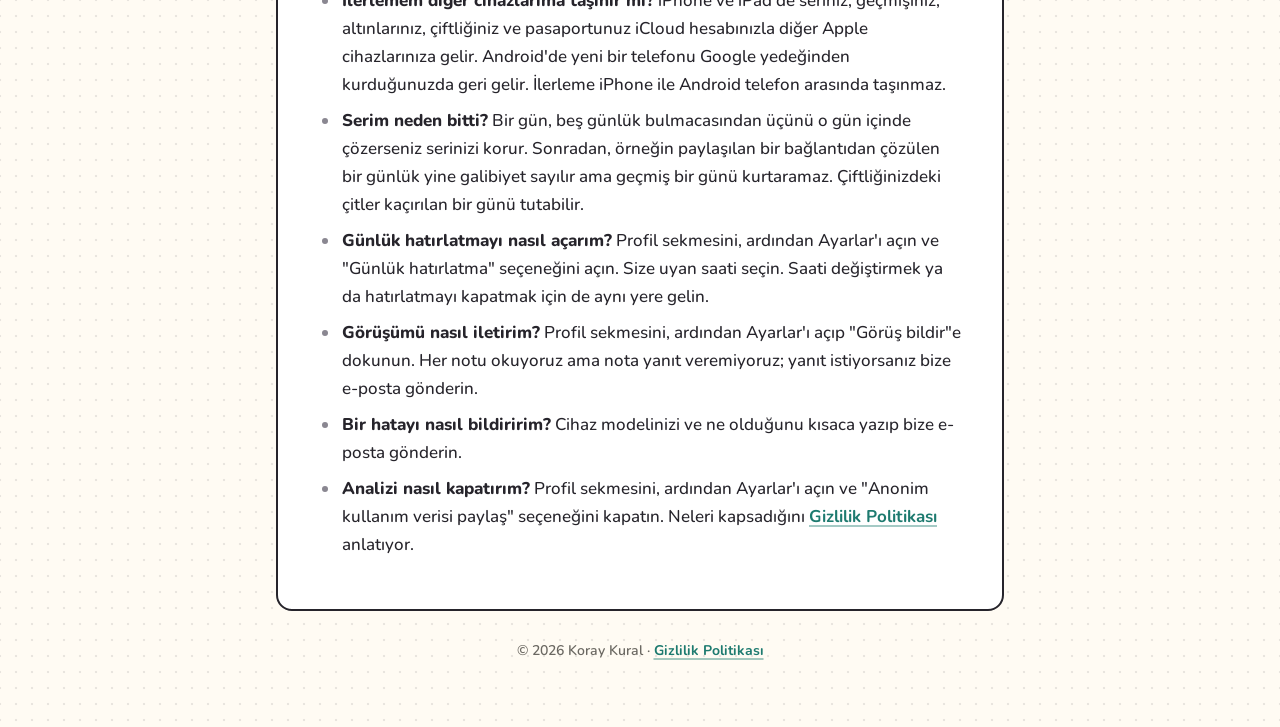
<file: support-tr.html>
<!doctype html>
<html lang="tr">
<head>
<meta charset="utf-8">
<meta name="viewport" content="width=device-width, initial-scale=1">
<title>Puzzlr Destek</title>
<meta name="description" content="Puzzlr için yardım: günlük bulmacalar, seri ve pasaport nasıl işler, bize nasıl ulaşırsınız.">
<meta name="color-scheme" content="light dark">
<link rel="alternate" hreflang="en" href="support.html">
<link rel="preload" href="fonts/nunito.woff2" as="font" type="font/woff2" crossorigin>
<link rel="icon" type="image/png" href="favicon.png">
<link rel="apple-touch-icon" href="apple-touch-icon.png">
<link rel="stylesheet" href="style.css">
</head>
<body>
<div class="wrap">
<header class="site">
<a class="wordmark" href="index.html" aria-label="Puzzlr ana sayfa"><span class="t">P</span><span class="s">U</span><span class="o">Z</span><span class="t">Z</span><span class="s">L</span><span class="t">R</span></a>
<nav><a class="cap" href="support.html" lang="en" hreflang="en">English</a></nav>
</header>

<main class="sheet">
<h1>Destek</h1>
<p class="lead">Puzzlr ile ilgili yardım mı lazım? Doğru yerdesiniz. Puzzlr; kelime, sayı, mantık ve harita bulmacalarından oluşan 16 oyunu tek uygulamada toplar ve her gün beş günlük bulmaca sunar. Reklam yok, hesap yok, satın alınacak bir şey yok.</p>

<div class="note">
<p><strong>İletişim.</strong> Bize <a href="mailto:puzzlr-support@koraykural.com">puzzlr-support@koraykural.com</a> adresinden yazın. Genellikle birkaç gün içinde yanıt veririz.</p>
</div>

<h2>Nasıl işler</h2>
<h3>Beş günlük bulmaca, tek seri</h3>
<p>Her gün, sizinle aynı dilde oynayan herkes için aynı olan beş günlük bulmaca gelir: Lexi, bir kelime oyunu daha, Sıcak Soğuk, bir sayı ya da mantık oyunu ve en uzun süredir karşınıza çıkmayan oyun. Üçünü çözerseniz seriniz sürer, beşini de çözerseniz gün kusursuz olur. Günlük bulmacalar her zaman ücretsizdir. Kalan oyunlar o gün pratik bulmacadır; pratik bulmacalar kendi kendine dolan enerjiyle oynanır.</p>
<p>Bir günlüğü mü kaybettiniz? Altınla telafi edebilirsiniz: aynı oyundan yeni bir bulmaca gelir ve onu çözmek o günlüğü çözmüş sayılır.</p>

<h3>Bugünün yeri ve pasaport</h3>
<p>Sıcak Soğuk'un günlük bulmacasında saklanan yer, Bugünün yeridir. O bulmacayı çözdüğünüzde yer pasaportunuza damgalanır ve hikâyesi açılır: bayrağı, haritadaki yeri, rakamları, birkaç ilginç bilgi, kültürü ve kısa bir bilgi yarışması. Pasaportunuz Profil sekmesindedir ve her hikâyeyi yeniden açar.</p>

<h3>Altın ve çiftlik</h3>
<p>Bulmaca çözdükçe altın kazanırsınız. Takıldığınızda bir ipucuna ya da adadaki çiftliğinize kuracağınız yapılara harcayabilirsiniz. Yapılar siz yokken de kazanç getirir, ipuçlarını ucuzlatır, enerji ekler; çitler de kaçırdığınız bir günde serinizi kurtarabilir.</p>

<h3>Oyunlar</h3>
<ul>
<li><strong>Kelime oyunları:</strong> Lexi, Sayaç Lexi, Merdiven Lexi, Yalancı Lexi, Takas Lexi ve Aralık Lexi.</li>
<li><strong>Sayı ve mantık oyunları:</strong> 2048, 15 Bulmaca, Sandviç Sudoku, Işıkları Kapat, Equato ve Lighthouses.</li>
<li><strong>Harita oyunları:</strong> Atlas Rota, Atlas Sıcak Soğuk, Türkiye Rota ve Türkiye Sıcak Soğuk. İngilizcede Türkiye oyunlarının yerini aynı iki oyunun ABD eyaletleri haritası alır.</li>
</ul>

<h2>Sık sorulanlar</h2>
<ul>
<li><strong>İnternetsiz çalışır mı?</strong> Evet. Bütün bulmacalar bağlantı olmadan oynanır ve giriş yapılacak bir hesap yoktur. Bugünün yeri, fotoğraflarını ve müziğini internete bağlıyken indirir. Uygulama sonraki iki günü de önceden indirdiği için bunlar çoğu zaman hazırdır. Hazır değilse hikâye yine açılır.</li>
<li><strong>Hesap gerekli mi?</strong> Hayır. Giriş de kayıt da yoktur.</li>
<li><strong>İlerlemem diğer cihazlarıma taşınır mı?</strong> iPhone ve iPad'de seriniz, geçmişiniz, altınlarınız, çiftliğiniz ve pasaportunuz iCloud hesabınızla diğer Apple cihazlarınıza gelir. Android'de yeni bir telefonu Google yedeğinden kurduğunuzda geri gelir. İlerleme iPhone ile Android telefon arasında taşınmaz.</li>
<li><strong>Serim neden bitti?</strong> Bir gün, beş günlük bulmacasından üçünü o gün içinde çözerseniz serinizi korur. Sonradan, örneğin paylaşılan bir bağlantıdan çözülen bir günlük yine galibiyet sayılır ama geçmiş bir günü kurtaramaz. Çiftliğinizdeki çitler kaçırılan bir günü tutabilir.</li>
<li><strong>Günlük hatırlatmayı nasıl açarım?</strong> Profil sekmesini, ardından Ayarlar'ı açın ve "Günlük hatırlatma" seçeneğini açın. Size uyan saati seçin. Saati değiştirmek ya da hatırlatmayı kapatmak için de aynı yere gelin.</li>
<li><strong>Görüşümü nasıl iletirim?</strong> Profil sekmesini, ardından Ayarlar'ı açıp "Görüş bildir"e dokunun. Her notu okuyoruz ama nota yanıt veremiyoruz; yanıt istiyorsanız bize e-posta gönderin.</li>
<li><strong>Bir hatayı nasıl bildiririm?</strong> Cihaz modelinizi ve ne olduğunu kısaca yazıp bize e-posta gönderin.</li>
<li><strong>Analizi nasıl kapatırım?</strong> Profil sekmesini, ardından Ayarlar'ı açın ve "Anonim kullanım verisi paylaş" seçeneğini kapatın. Neleri kapsadığını <a href="privacy-tr.html">Gizlilik Politikası</a> anlatıyor.</li>
</ul>
</main>

<footer>© 2026 Koray Kural · <a href="privacy-tr.html">Gizlilik Politikası</a></footer>
</div>
</body>
</html>
</file>
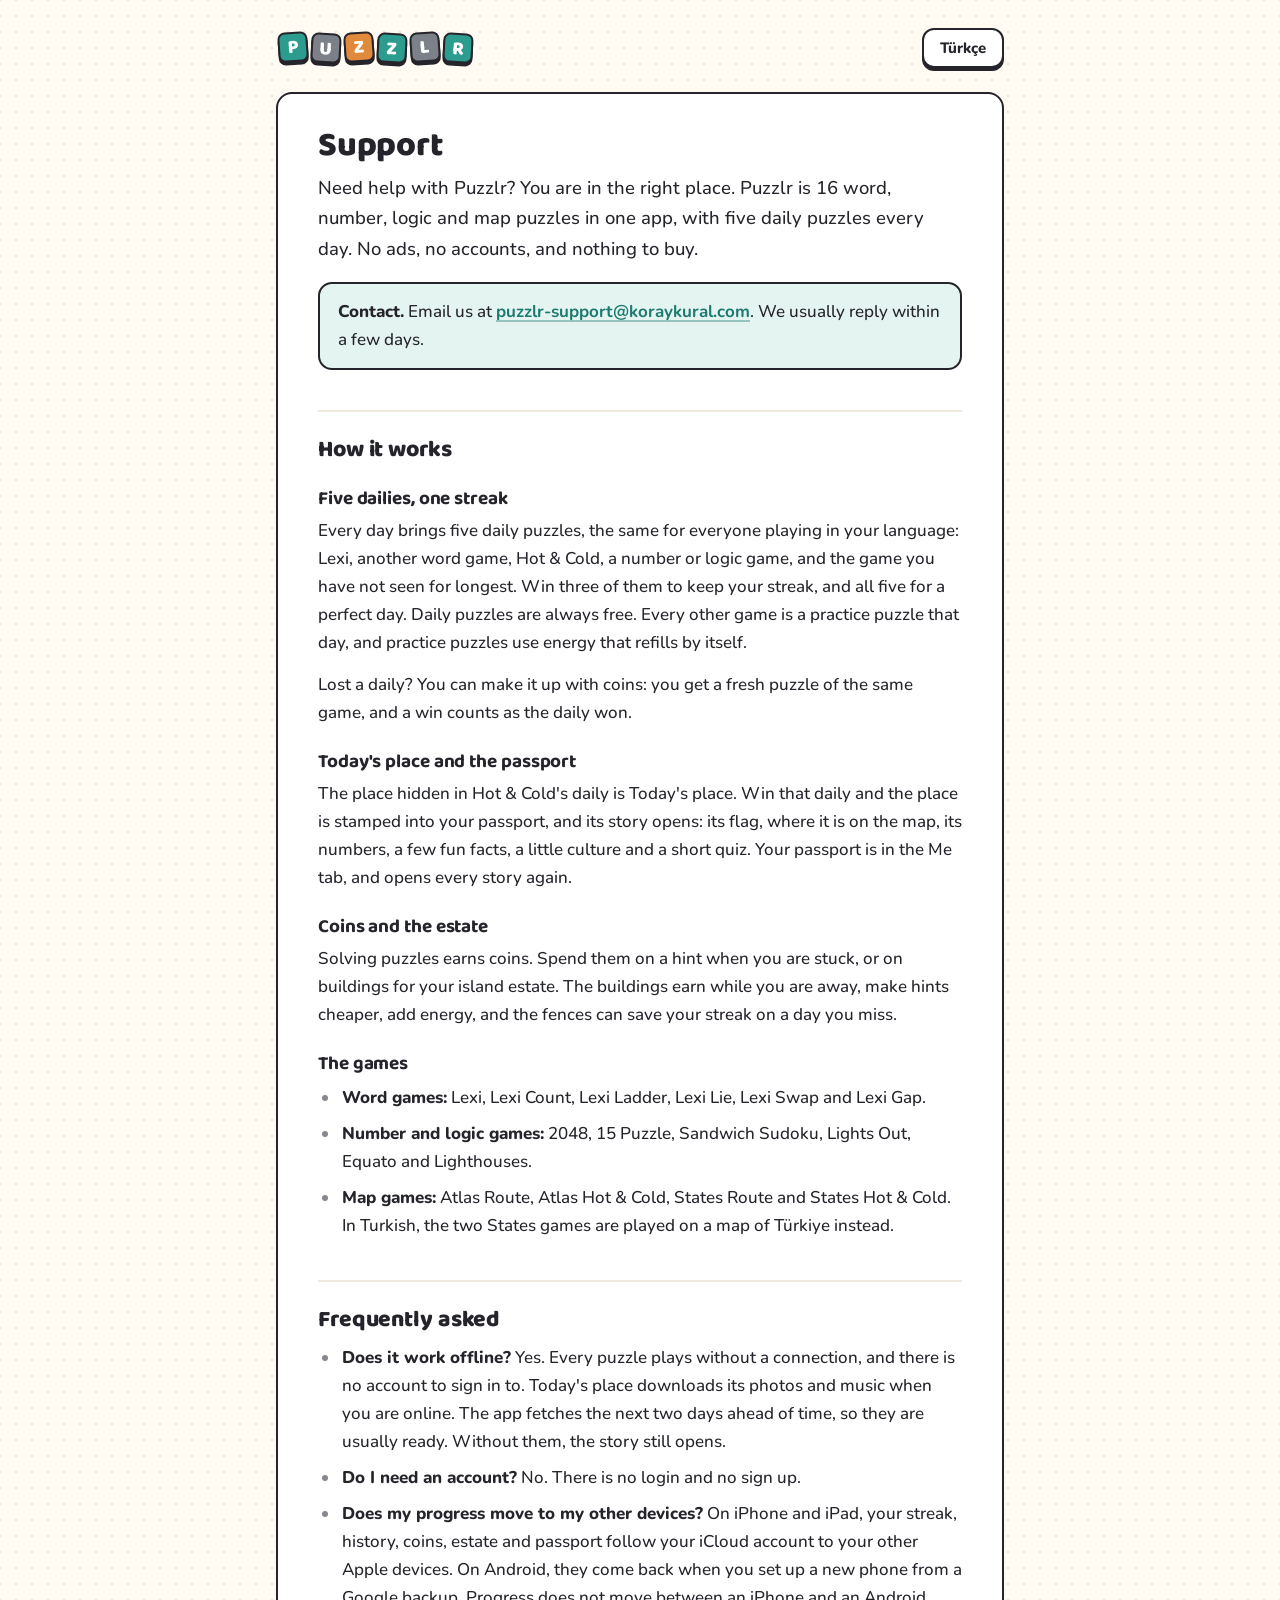
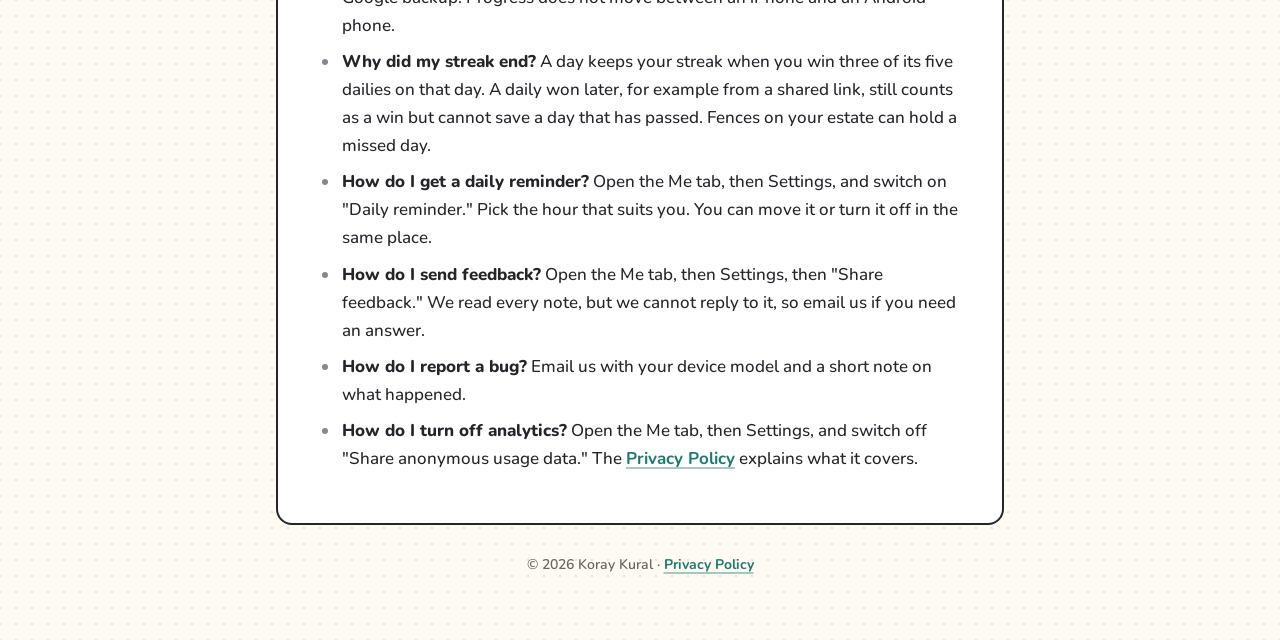
<file: support.html>
<!doctype html>
<html lang="en">
<head>
<meta charset="utf-8">
<meta name="viewport" content="width=device-width, initial-scale=1">
<title>Puzzlr Support</title>
<meta name="description" content="Help with Puzzlr: how the daily puzzles, the streak and the passport work, and how to reach us.">
<meta name="color-scheme" content="light dark">
<link rel="alternate" hreflang="tr" href="support-tr.html">
<link rel="preload" href="fonts/nunito.woff2" as="font" type="font/woff2" crossorigin>
<link rel="icon" type="image/png" href="favicon.png">
<link rel="apple-touch-icon" href="apple-touch-icon.png">
<link rel="stylesheet" href="style.css">
</head>
<body>
<div class="wrap">
<header class="site">
<a class="wordmark" href="index.html" aria-label="Puzzlr home"><span class="t">P</span><span class="s">U</span><span class="o">Z</span><span class="t">Z</span><span class="s">L</span><span class="t">R</span></a>
<nav><a class="cap" href="support-tr.html" lang="tr" hreflang="tr">Türkçe</a></nav>
</header>

<main class="sheet">
<h1>Support</h1>
<p class="lead">Need help with Puzzlr? You are in the right place. Puzzlr is 16 word, number, logic and map puzzles in one app, with five daily puzzles every day. No ads, no accounts, and nothing to buy.</p>

<div class="note">
<p><strong>Contact.</strong> Email us at <a href="mailto:puzzlr-support@koraykural.com">puzzlr-support@koraykural.com</a>. We usually reply within a few days.</p>
</div>

<h2>How it works</h2>
<h3>Five dailies, one streak</h3>
<p>Every day brings five daily puzzles, the same for everyone playing in your language: Lexi, another word game, Hot &amp; Cold, a number or logic game, and the game you have not seen for longest. Win three of them to keep your streak, and all five for a perfect day. Daily puzzles are always free. Every other game is a practice puzzle that day, and practice puzzles use energy that refills by itself.</p>
<p>Lost a daily? You can make it up with coins: you get a fresh puzzle of the same game, and a win counts as the daily won.</p>

<h3>Today's place and the passport</h3>
<p>The place hidden in Hot &amp; Cold's daily is Today's place. Win that daily and the place is stamped into your passport, and its story opens: its flag, where it is on the map, its numbers, a few fun facts, a little culture and a short quiz. Your passport is in the Me tab, and opens every story again.</p>

<h3>Coins and the estate</h3>
<p>Solving puzzles earns coins. Spend them on a hint when you are stuck, or on buildings for your island estate. The buildings earn while you are away, make hints cheaper, add energy, and the fences can save your streak on a day you miss.</p>

<h3>The games</h3>
<ul>
<li><strong>Word games:</strong> Lexi, Lexi Count, Lexi Ladder, Lexi Lie, Lexi Swap and Lexi Gap.</li>
<li><strong>Number and logic games:</strong> 2048, 15 Puzzle, Sandwich Sudoku, Lights Out, Equato and Lighthouses.</li>
<li><strong>Map games:</strong> Atlas Route, Atlas Hot &amp; Cold, States Route and States Hot &amp; Cold. In Turkish, the two States games are played on a map of Türkiye instead.</li>
</ul>

<h2>Frequently asked</h2>
<ul>
<li><strong>Does it work offline?</strong> Yes. Every puzzle plays without a connection, and there is no account to sign in to. Today's place downloads its photos and music when you are online. The app fetches the next two days ahead of time, so they are usually ready. Without them, the story still opens.</li>
<li><strong>Do I need an account?</strong> No. There is no login and no sign up.</li>
<li><strong>Does my progress move to my other devices?</strong> On iPhone and iPad, your streak, history, coins, estate and passport follow your iCloud account to your other Apple devices. On Android, they come back when you set up a new phone from a Google backup. Progress does not move between an iPhone and an Android phone.</li>
<li><strong>Why did my streak end?</strong> A day keeps your streak when you win three of its five dailies on that day. A daily won later, for example from a shared link, still counts as a win but cannot save a day that has passed. Fences on your estate can hold a missed day.</li>
<li><strong>How do I get a daily reminder?</strong> Open the Me tab, then Settings, and switch on "Daily reminder." Pick the hour that suits you. You can move it or turn it off in the same place.</li>
<li><strong>How do I send feedback?</strong> Open the Me tab, then Settings, then "Share feedback." We read every note, but we cannot reply to it, so email us if you need an answer.</li>
<li><strong>How do I report a bug?</strong> Email us with your device model and a short note on what happened.</li>
<li><strong>How do I turn off analytics?</strong> Open the Me tab, then Settings, and switch off "Share anonymous usage data." The <a href="privacy.html">Privacy Policy</a> explains what it covers.</li>
</ul>
</main>

<footer>© 2026 Koray Kural · <a href="privacy.html">Privacy Policy</a></footer>
</div>
</body>
</html>
</file>
<file: style.css>
/* Puzzlr site. The app's look (ink outlines on dotted paper, keycaps with a
   lip), kept quiet for reading. Tokens come from the app's
   lib/theme/app_colors.dart. */

@font-face {
  font-family: "Nunito";
  src: url("fonts/nunito.woff2") format("woff2");
  font-weight: 200 1000;
  font-display: swap;
}
@font-face {
  font-family: "Baloo 2";
  src: url("fonts/baloo2.woff2") format("woff2");
  font-weight: 400 800;
  font-display: swap;
}

:root {
  color-scheme: light;
  --screen: #fffbf3;
  --card: #ffffff;
  --outline: #26242b;
  --ink: #26242b;
  --subtle: #6b6862;
  --muted: #8a8791;
  --dot: rgba(38, 36, 43, 0.10);
  --hairline: #efe9df;
  --key: #ece5d6;
  --primary: #2c9c8f;
  --link: #1d7a6f;
  --tint: #e4f4f1;
  --slate: #7c8088;
  --orange: #e08a3c;
}

@media (prefers-color-scheme: dark) {
  :root {
    color-scheme: dark;
    --screen: #24252b;
    --card: #34353e;
    --outline: #0a0a0d;
    --ink: #f4f1ea;
    --subtle: #c8c4bc;
    --muted: #aaa7b1;
    --dot: rgba(255, 255, 255, 0.05);
    --hairline: #464751;
    --key: #464752;
    --link: #6fd0c3;
    --tint: #27403d;
  }
}

* { box-sizing: border-box; }

html { -webkit-text-size-adjust: 100%; }

body {
  margin: 0;
  color: var(--ink);
  background-color: var(--screen);
  /* The app's paper: a dot every 16px, 2.2px across. */
  background-image: radial-gradient(circle, var(--dot) 1.1px, transparent 1.6px);
  background-size: 16px 16px;
  background-position: 8px 8px;
  font-family: "Nunito", -apple-system, BlinkMacSystemFont, "Segoe UI", Roboto, sans-serif;
  font-size: 17px;
  font-weight: 500;
  line-height: 1.65;
}

.wrap {
  max-width: 760px;
  margin: 0 auto;
  padding: 28px 16px 64px;
}

/* Header: the wordmark, and the way to the other language. */

header.site {
  display: flex;
  align-items: center;
  justify-content: space-between;
  gap: 12px;
  margin-bottom: 24px;
}

.wordmark {
  display: inline-flex;
  gap: 3px;
  padding: 2px 2px 5px;
  text-decoration: none;
}
.wordmark span {
  display: grid;
  place-items: center;
  width: 30px;
  height: 30px;
  padding-top: 2px;
  border: 2px solid var(--outline);
  border-radius: 7px;
  box-shadow: 0 3px 0 var(--outline);
  color: #fff;
  font-family: "Baloo 2", "Nunito", sans-serif;
  font-weight: 800;
  font-size: 19px;
  line-height: 1;
}
.wordmark span:nth-child(odd) { transform: rotate(-4deg); }
.wordmark span:nth-child(even) { transform: translateY(1px) rotate(3deg); }
.wordmark .t { background: var(--primary); }
.wordmark .s { background: var(--slate); }
.wordmark .o { background: var(--orange); }

/* A keycap: outlined, on a hard lip, and it sinks into the lip when pressed. */

.cap {
  display: inline-flex;
  align-items: center;
  justify-content: center;
  gap: 8px;
  min-height: 40px;
  padding: 6px 16px;
  border: 2px solid var(--outline);
  border-radius: 12px;
  box-shadow: 0 3px 0 var(--outline);
  background: var(--card);
  color: var(--ink);
  font-weight: 800;
  font-size: 15px;
  line-height: 1.2;
  text-decoration: none;
  transition: transform 60ms ease-out, box-shadow 60ms ease-out;
}
.cap:hover { background: var(--key); }
.cap:active {
  transform: translateY(3px);
  box-shadow: 0 0 0 var(--outline);
}
.cap:focus-visible,
a:focus-visible {
  outline: 3px solid var(--primary);
  outline-offset: 3px;
}
.cap .arrow { color: var(--muted); font-weight: 700; }

/* The sheet the document is printed on: a card with the outline, no lip,
   since it only shows something. */

main.sheet {
  background: var(--card);
  border: 2px solid var(--outline);
  border-radius: 16px;
  padding: 32px 40px 36px;
}

h1, h2, h3 {
  font-family: "Baloo 2", "Nunito", sans-serif;
  font-weight: 800;
  line-height: 1.2;
  letter-spacing: -0.005em;
}
h1 { font-size: 34px; margin: 0 0 6px; }
h2 {
  font-size: 23px;
  margin: 40px 0 10px;
  padding-top: 24px;
  border-top: 2px solid var(--hairline);
}
h3 { font-size: 19px; font-weight: 700; margin: 24px 0 6px; }

.updated {
  margin: 0 0 24px;
  color: var(--subtle);
  font-size: 15px;
  font-weight: 600;
}

.lead { font-size: 18.5px; color: var(--ink); }

p, ul, ol { margin: 0 0 14px; }
ul, ol { padding-left: 22px; }
li { margin: 8px 0; padding-left: 2px; }
li::marker { color: var(--muted); }
strong { font-weight: 800; }

a {
  color: var(--link);
  font-weight: 700;
  text-decoration: underline;
  text-decoration-thickness: 2px;
  text-underline-offset: 3px;
  text-decoration-color: color-mix(in srgb, var(--link) 40%, transparent);
}
a:hover { text-decoration-color: var(--link); }

/* A quiet aside: the tint of the app's teal, outlined. */
.note {
  margin: 18px 0;
  padding: 14px 18px;
  background: var(--tint);
  border: 2px solid var(--outline);
  border-radius: 14px;
}
.note p:last-child { margin-bottom: 0; }

/* Contents list at the top of a long page. */
nav.toc {
  margin: 0 0 8px;
  padding: 14px 18px;
  border: 2px dashed var(--muted);
  border-radius: 14px;
}
nav.toc p {
  margin: 0 0 4px;
  color: var(--subtle);
  font-size: 14px;
  font-weight: 800;
  text-transform: uppercase;
  letter-spacing: 0.06em;
}
nav.toc ol { margin: 0; columns: 2; column-gap: 28px; }
nav.toc li { margin: 0; padding: 3px 0; break-inside: avoid; font-size: 15.5px; }

/* The landing page's doors: cards that open something carry a lip. */
.doors {
  display: grid;
  grid-template-columns: 1fr 1fr;
  gap: 14px;
  margin: 8px 0 24px;
}
.doors .cap {
  justify-content: space-between;
  min-height: 56px;
  padding: 12px 18px;
  font-size: 17px;
}
.lang-label {
  margin: 28px 0 10px;
  color: var(--subtle);
  font-size: 14px;
  font-weight: 800;
  text-transform: uppercase;
  letter-spacing: 0.06em;
}

footer {
  margin-top: 28px;
  color: var(--subtle);
  font-size: 14px;
  font-weight: 600;
  text-align: center;
}
footer a { font-weight: 700; }

@media (max-width: 600px) {
  body { font-size: 16.5px; }
  .wrap { padding-top: 20px; }
  main.sheet { padding: 22px 18px 26px; border-radius: 14px; }
  h1 { font-size: 29px; }
  h2 { font-size: 21px; margin-top: 32px; padding-top: 20px; }
  nav.toc ol { columns: 1; }
  .doors { grid-template-columns: 1fr; }
  .wordmark span { width: 26px; height: 26px; font-size: 16px; }
}

@media (prefers-reduced-motion: reduce) {
  .cap { transition: none; }
}

@media print {
  body { background: #fff; color: #000; }
  main.sheet { border: 0; padding: 0; }
  header.site nav, nav.toc { display: none; }
  a { color: #000; }
}
</file>
